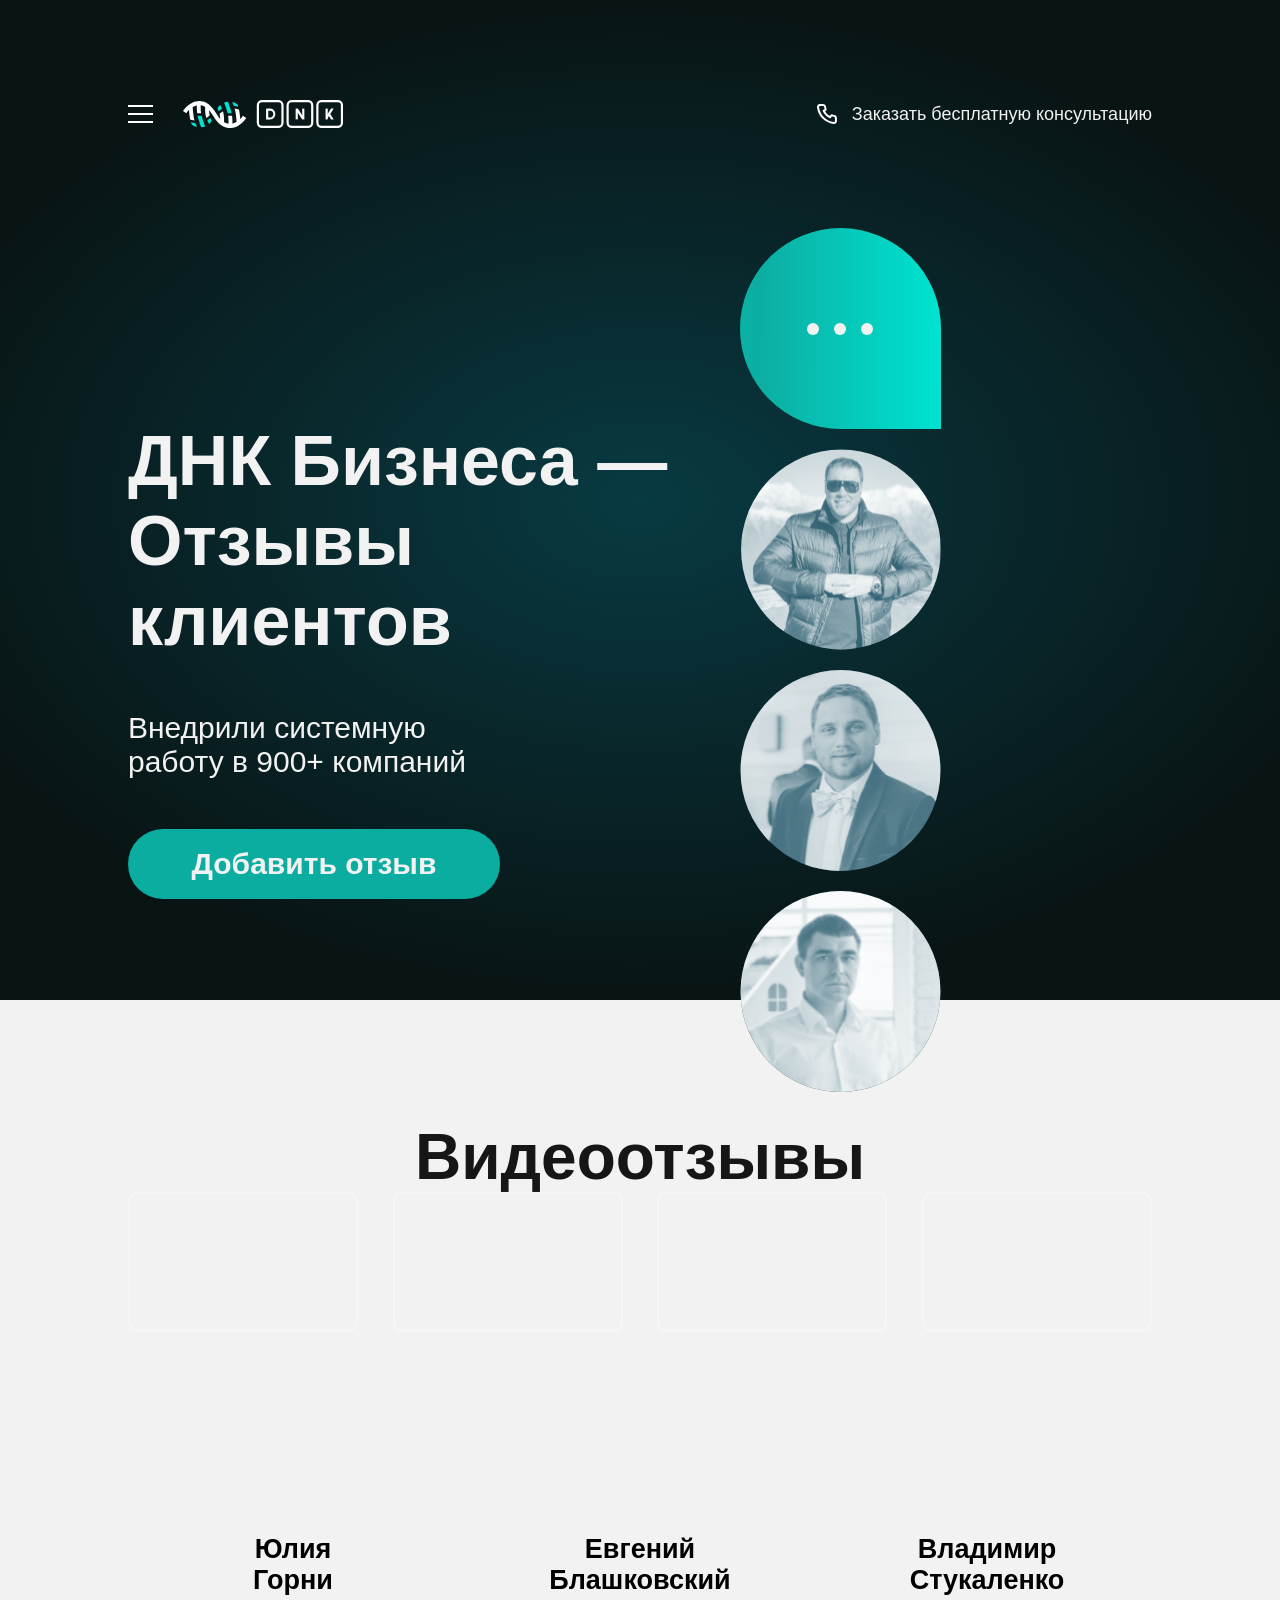
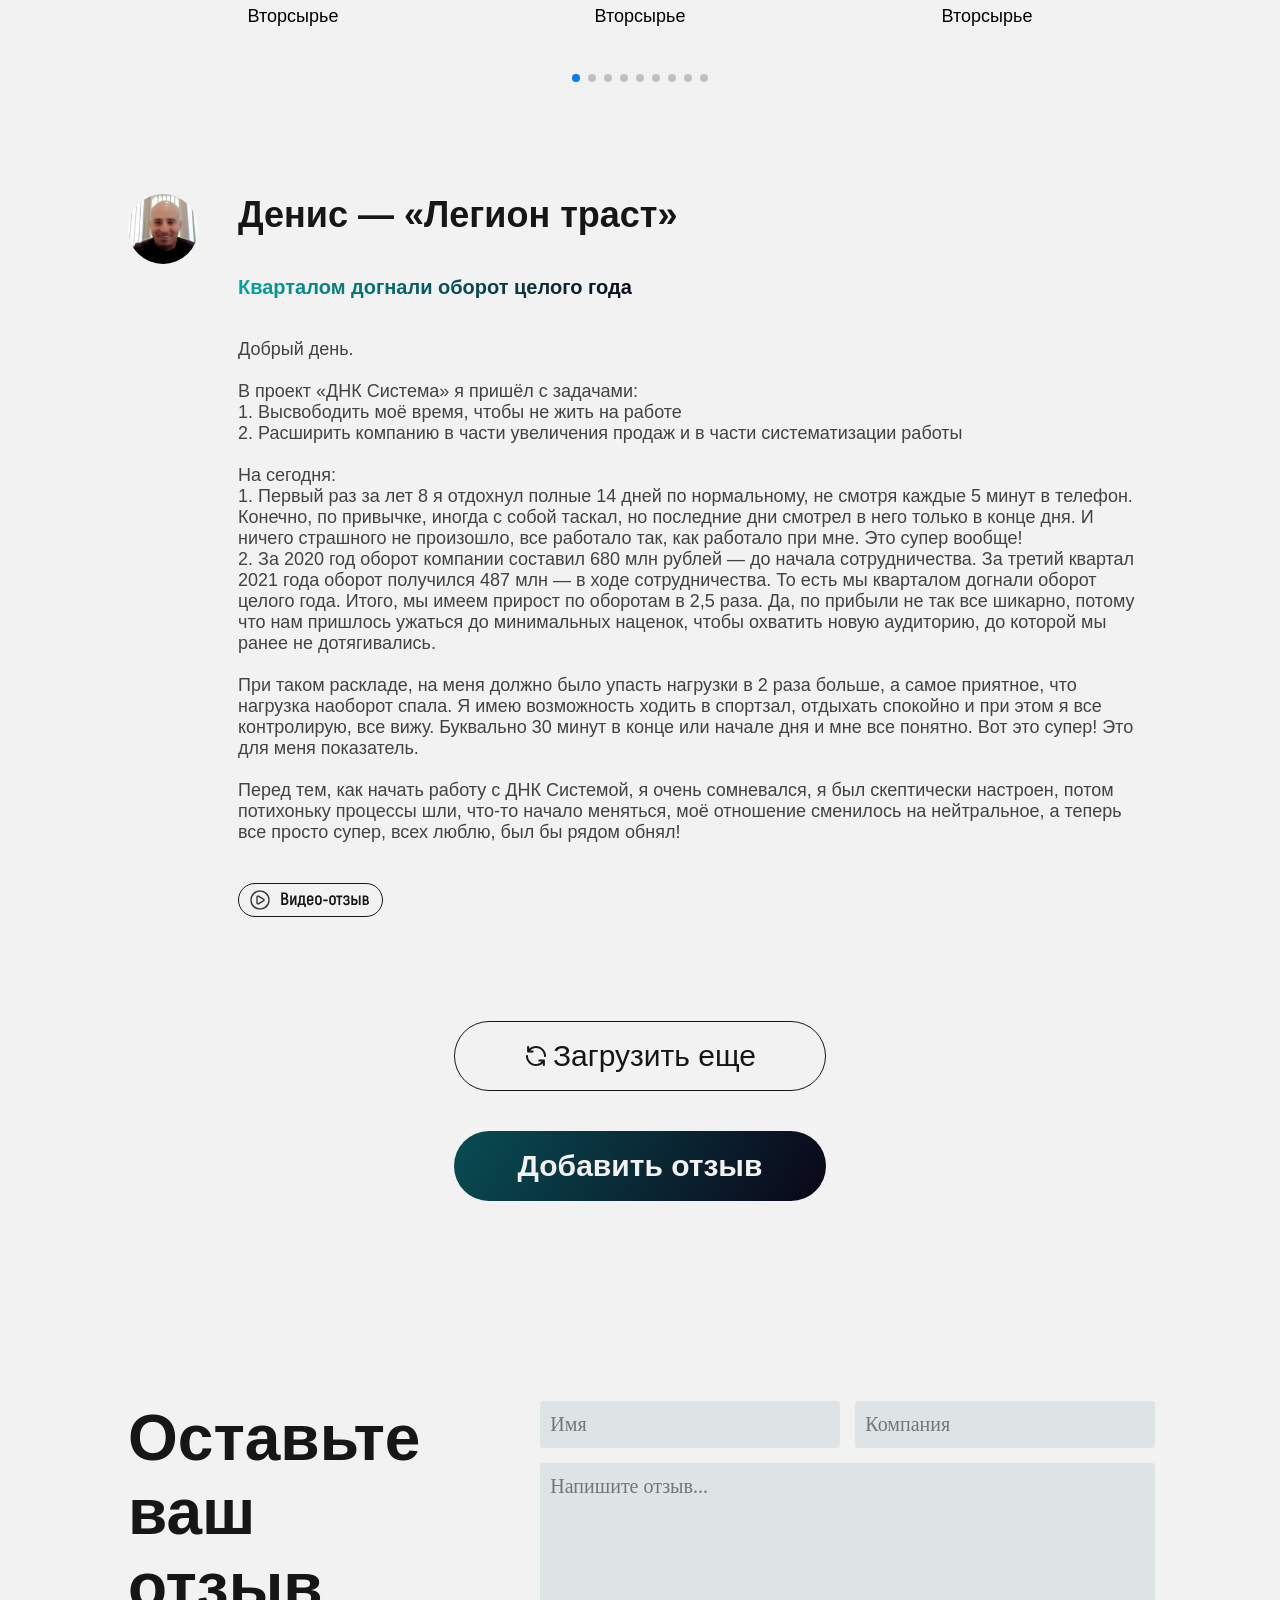
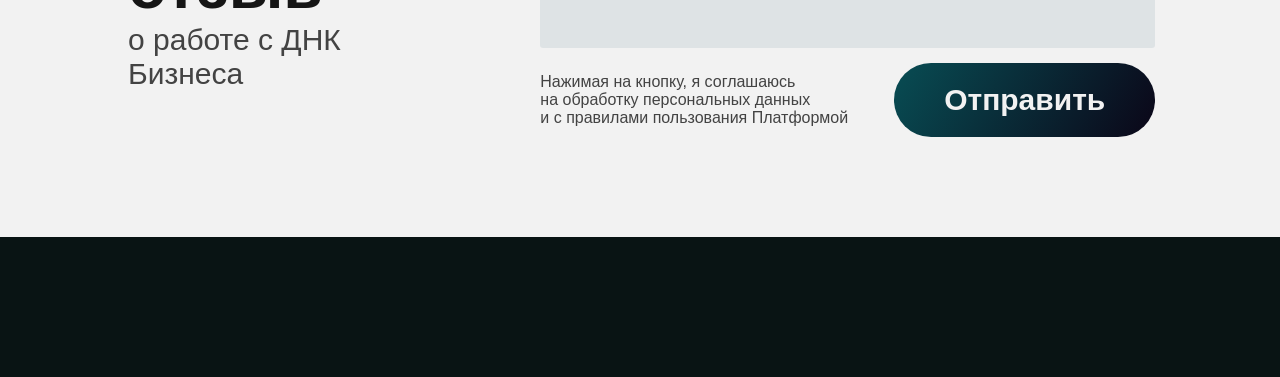
<file: index.html>
<!DOCTYPE html>
<html lang="en">
<head>
    <meta charset="UTF-8">
    <meta http-equiv="X-UA-Compatible" content="IE=edge">
    <meta name="viewport" content="width=device-width, initial-scale=1.0">
    <title>DNK</title>
    <link rel="preconnect" href="https://fonts.googleapis.com">
    <link rel="preconnect" href="https://fonts.gstatic.com" crossorigin>
    <link href="https://fonts.googleapis.com/css2?family=Bebas+Neue&display=swap" rel="stylesheet">
    <link rel="stylesheet" href="CSS/style.css">
    <link rel="stylesheet" href="https://cdn.jsdelivr.net/npm/swiper@9/swiper-bundle.min.css"/>
    <script src="https://cdn.jsdelivr.net/npm/swiper@9/swiper-bundle.min.js"></script>
    <link rel="preconnect" href="https://fonts.googleapis.com">
    <link rel="preconnect" href="https://fonts.gstatic.com" crossorigin>
    <link href="https://fonts.googleapis.com/css2?family=Bebas+Neue&family=Roboto+Condensed:wght@300;400;700&display=swap" rel="stylesheet">
    <link href="https://fonts.cdnfonts.com/css/akrobat" rel="stylesheet">
    <link href="https://fonts.cdnfonts.com/css/montserrat" rel="stylesheet">
                
                
</head>
<body>
    <section class="main_1">
        <header>
            <div class="header_logo">
                <img class= "logo_bar" src="image/Frame 16.svg" alt="">
                <img class="logo_img" src="image/dna system logo 1.svg" alt="">
            </div>
            <div class="header_info">
                <img class="info_call" src="image/Call.svg" alt="">
                <a  class="info_txt" href="">Заказать бесплатную консультацию</a>
            </div>
        </header>
        <section class="main_1_block">
            <div class="main_1_block_1">
                <h1 class="block_1_head">ДНК Бизнеса — <br> Отзывы клиентов</h1>
                <h2 class="block_1_unhead">Внедрили системную <br> работу в 900+ компаний</h2>
                <button class="block_1_btn">
                    <a class="block_1_btn_link" href="#1">Добавить отзыв</a>
                </button>
            </div>
            <div class="main_1_block_2">
                <div class="block_2_fig">
                    <div class="block_2_fig_circle"></div>
                    <div class="block_2_fig_circle"></div>
                    <div class="block_2_fig_circle"></div>
                </div>
                <img class="block_2_img" src="image/Rectangle 2773.svg" alt="">
                <img class="block_2_img" src="image/Rectangle 2775.svg" alt="">
                <img class="block_2_img" src="image/Rectangle 2776.svg" alt="">
            </div>
        </section>
        <section class="main_1_footer">
            <div class="main_1_footer_block1">
                <h2 class="footer_block1_head">900+</h2>
                <p class="footer_block1_txt">кейсов</p>
            </div>
            <div class="main_1_footer_block1">
                <h2 class="footer_block1_head">300</h2>
                <p class="footer_block1_txt">отзывов</p>
            </div>
            <div class="main_1_footer_block1">
                <h2 class="footer_block1_head">9,7</h2>
                <p class="footer_block1_txt">NPS за 2023 год</p>
            </div>
            <div class="main_1_footer_block1">
                <h2 class="footer_block1_head2">мы всем <br> нужны</h2>
            </div>
        </section>
    </section>

    <section class="main_2">
        <h2 class="main_2_head" id="video">Видеоотзывы</h2>
    </section>
    
    <div class="swiper mySwiper">
        <div class="swiper-wrapper">
          <div class="swiper-slide">
            <div class="card">
              <div class="card_block1">
                <iframe 
                  width="560" 
                  height="315" 
                  src="https://www.youtube.com/embed/zuxbv8RM31o" 
                  title="YouTube video player" 
                  frameborder="0" 
                  allow="accelerometer; autoplay; clipboard-write; encrypted-media; gyroscope; picture-in-picture; web-share" 
                  allowfullscreen
                  loading="lazy"
                >
                </iframe>
                <h2>Юлия<br> Горни</h2>
                <p>Вторсырье</p>
              </div>
              <div class="card_block2">
                <iframe 
                  width="200" 
                  height="315" 
                  src="https://www.youtube.com/embed/gG264YzqpCg" 
                  title="YouTube video player" 
                  frameborder="0" 
                  allow="accelerometer; autoplay; clipboard-write; encrypted-media; gyroscope; picture-in-picture; web-share" 
                  allowfullscreen
                  loading="lazy"
                >
                </iframe>
                <h2>Евгений <br> Блашковский</h2>
                <p>Вторсырье</p>
              </div>
              <div class="card_block3">
                <iframe 
                  width="560" 
                  height="315" 
                  src="https://www.youtube.com/embed/3a6IyAx5WP0" 
                  title="YouTube video player" 
                  frameborder="0" 
                  allow="accelerometer; autoplay; clipboard-write; encrypted-media; gyroscope; picture-in-picture; web-share" 
                  allowfullscreen
                  loading="lazy"
                >
                </iframe>
                <h2>Владимир <br> Стукаленко</h2>
                <p>Вторсырье</p>
              </div>
            </div>
            </div>
            <div class="swiper-slide">
            <div class="card">
              <div class="card_block1">
                <iframe width="560" height="315" src="https://www.youtube.com/embed/LtwzqpiUcro" title="YouTube video player" frameborder="0" allow="accelerometer; autoplay; clipboard-write; encrypted-media; gyroscope; picture-in-picture; web-share" allowfullscreen></iframe>
                <h2>Ербол <br> Алпызыпаев</h2>
                <p>Стройматериалы</p>
              </div>
              <div class="card_block2">
                <iframe width="560" height="315" src="https://www.youtube.com/embed/UBQJroyBZcU" title="YouTube video player" frameborder="0" allow="accelerometer; autoplay; clipboard-write; encrypted-media; gyroscope; picture-in-picture; web-share" allowfullscreen></iframe>
                <h2>Евгений <br> Блашковский</h2>
                <p>Автотовары</p>
              </div>
              <div class="card_block3">
                <iframe width="560" height="315" src="https://www.youtube.com/embed/HBnmKuXFVDY" title="YouTube video player" frameborder="0" allow="accelerometer; autoplay; clipboard-write; encrypted-media; gyroscope; picture-in-picture; web-share" allowfullscreen></iframe>
                <h2>Евгений <br> Блашковский</h2>
                <p>Вторсырье</p>
              </div>
            </div>
            </div>
            <div class="swiper-slide">
            <div class="card">
              <div class="card_block1">
                <iframe width="560" height="315" src="https://www.youtube.com/embed/--8hnCNJKVo" title="YouTube video player" frameborder="0" allow="accelerometer; autoplay; clipboard-write; encrypted-media; gyroscope; picture-in-picture; web-share" allowfullscreen></iframe>
                <h2>Евгений <br> Блашковский</h2>
                <p>Общепит</p>
              </div>
              <div class="card_block2">
                <iframe width="560" height="315" src="https://www.youtube.com/embed/TRESLXrfkFE" title="YouTube video player" frameborder="0" allow="accelerometer; autoplay; clipboard-write; encrypted-media; gyroscope; picture-in-picture; web-share" allowfullscreen></iframe>
                <h2>Евгений <br> Блашковский</h2>
                <p>Нефтепродукты</p>
              </div>
              <div class="card_block3">
                <iframe width="560" height="315" src="https://www.youtube.com/embed/OpSnyXVCyy0" title="YouTube video player" frameborder="0" allow="accelerometer; autoplay; clipboard-write; encrypted-media; gyroscope; picture-in-picture; web-share" allowfullscreen></iframe>
                <h2>Евгений <br> Блашковский</h2>
                <p>Вторсырье</p>
              </div>
            </div>
            </div>
            <div class="swiper-slide">
              <div class="card">
                <div class="card_block1">
                  <iframe width="560" height="315" src="https://www.youtube.com/embed/OKv_rZ8Wk00" title="YouTube video player" frameborder="0" allow="accelerometer; autoplay; clipboard-write; encrypted-media; gyroscope; picture-in-picture; web-share" allowfullscreen></iframe>
                  <h2>Евгений <br> Блашковский</h2>
                  <p>Общепит</p>
                </div>
                <div class="card_block2">
                  <iframe width="560" height="315" src="https://www.youtube.com/embed/PM7J45TSN3A" title="YouTube video player" frameborder="0" allow="accelerometer; autoplay; clipboard-write; encrypted-media; gyroscope; picture-in-picture; web-share" allowfullscreen></iframe>
                  <h2>Евгений <br> Блашковский</h2>
                  <p>Нефтепродукты</p>
                </div>
                <div class="card_block3">
                  <iframe width="560" height="315" src="https://www.youtube.com/embed/kRxrtkjbZmI" title="YouTube video player" frameborder="0" allow="accelerometer; autoplay; clipboard-write; encrypted-media; gyroscope; picture-in-picture; web-share" allowfullscreen></iframe>
                  <h2>Евгений <br> Блашковский</h2>
                  <p>Вторсырье</p>
                </div>
              </div>
              
              </div>
              <div class="swiper-slide">
                <div class="card">
                  <div class="card_block1">
                    <iframe width="560" height="315" src="https://www.youtube.com/embed/8QuPj-O0HjY" title="YouTube video player" frameborder="0" allow="accelerometer; autoplay; clipboard-write; encrypted-media; gyroscope; picture-in-picture; web-share" allowfullscreen></iframe>
                    <h2>Евгений <br> Блашковский</h2>
                    <p>Общепит</p>
                  </div>
                  <div class="card_block2">
                    <iframe width="560" height="315" src="https://www.youtube.com/embed/ufQyDb9h7zA" title="YouTube video player" frameborder="0" allow="accelerometer; autoplay; clipboard-write; encrypted-media; gyroscope; picture-in-picture; web-share" allowfullscreen></iframe>
                    <h2>Евгений <br> Блашковский</h2>
                    <p>Нефтепродукты</p>
                  </div>
                  <div class="card_block3">
                    <iframe width="560" height="315" src="https://www.youtube.com/embed/BsDBgVZ0wYI" title="YouTube video player" frameborder="0" allow="accelerometer; autoplay; clipboard-write; encrypted-media; gyroscope; picture-in-picture; web-share" allowfullscreen></iframe>
                    <h2>Евгений <br> Блашковский</h2>
                    <p>Вторсырье</p>
                  </div>
                </div>
                
                </div>
                <div class="swiper-slide">
                  <div class="card">
                    <div class="card_block1">
                      <iframe width="560" height="315" src="https://www.youtube.com/embed/--8hnCNJKVo" title="YouTube video player" frameborder="0" allow="accelerometer; autoplay; clipboard-write; encrypted-media; gyroscope; picture-in-picture; web-share" allowfullscreen></iframe>
                      <h2>Евгений <br> Блашковский</h2>
                      <p>Общепит</p>
                    </div>
                    <div class="card_block2">
                      <iframe width="560" height="315" src="https://www.youtube.com/embed/TRESLXrfkFE" title="YouTube video player" frameborder="0" allow="accelerometer; autoplay; clipboard-write; encrypted-media; gyroscope; picture-in-picture; web-share" allowfullscreen></iframe>
                      <h2>Евгений <br> Блашковский</h2>
                      <p>Нефтепродукты</p>
                    </div>
                    <div class="card_block3">
                      <iframe width="560" height="315" src="https://www.youtube.com/embed/OpSnyXVCyy0" title="YouTube video player" frameborder="0" allow="accelerometer; autoplay; clipboard-write; encrypted-media; gyroscope; picture-in-picture; web-share" allowfullscreen></iframe>
                      <h2>Евгений <br> Блашковский</h2>
                      <p>Вторсырье</p>
                    </div>
                  </div>
                  
                  </div>
                  <div class="swiper-slide">
                    <div class="card">
                      <div class="card_block1">
                        <iframe width="560" height="315" src="https://www.youtube.com/embed/ZOVvmGHZprk" title="YouTube video player" frameborder="0" allow="accelerometer; autoplay; clipboard-write; encrypted-media; gyroscope; picture-in-picture; web-share" allowfullscreen></iframe>
                        <h2>Евгений <br> Блашковский</h2>
                        <p>Общепит</p>
                      </div>
                      <div class="card_block2">
                        <iframe src="https://drive.google.com/file/d/1LAxbREldk3E7HRms5-GRC1Nr-Le-jNK2/preview" width="640" height="480" allow="autoplay"></iframe>
                        <h2>Евгений <br> Блашковский</h2>
                        <p>Нефтепродукты</p>
                      </div>
                      <div class="card_block3">
                        <iframe src="https://drive.google.com/file/d/1XlZ6z5zwE2eYVdS40cCERY5m9aNfXgc1/preview" width="640" height="480" allow="autoplay"></iframe>
                        <h2>Евгений <br> Блашковский</h2>
                        <p>Вторсырье</p>
                      </div>
                    </div>
                    
                    </div>
                    <div class="swiper-slide">
                      <div class="card">
                        <div class="card_block1">
                          <iframe src="https://drive.google.com/file/d/1uSu9rICKYAev7YjW9ded1qMoWW3WJNf3/preview" width="640" height="480" allow="autoplay"></iframe>
                          <h2>Евгений <br> Блашковский</h2>
                          <p>Общепит</p>
                        </div>
                        <div class="card_block2">
                          <iframe src="https://drive.google.com/file/d/10RPj3o4CbG1PeCams2UiRr2k7M3v9LrI/preview" width="640" height="480" allow="autoplay"></iframe>
                          <h2>Евгений <br> Блашковский</h2>
                          <p>Нефтепродукты</p>
                        </div>
                        <div class="card_block3">
                          <iframe src="https://drive.google.com/file/d/1armeLARJoFh8GndgUFlwOw8_z9PbvZTk/preview" width="640" height="480" allow="autoplay"></iframe>
                          <h2>Евгений <br> Блашковский</h2>
                          <p>Вторсырье</p>
                        </div>
                      </div>
                      
                      </div>
                      <div class="swiper-slide">
                        <div class="card">
                          <div class="card_block1">
                            <iframe src="https://drive.google.com/file/d/1ofHvGBiznue14SrcNKAhmXmR56_BZRbY/preview" width="640" height="480" allow="autoplay"></iframe>
                            <h2>Евгений <br> Блашковский</h2>
                            <p>Общепит</p>
                          </div>
                          <div class="card_block2">
                            <iframe src="https://drive.google.com/file/d/1bB47tX5-8vXP9msJMGrcWYCcy5hT1ctz/preview" width="640" height="480" allow="autoplay"></iframe>
                            <h2>Евгений <br> Блашковский</h2>
                            <p>Нефтепродукты</p>
                          </div>
                          <div class="card_block3">
                            <iframe src="https://drive.google.com/file/d/1uSu9rICKYAev7YjW9ded1qMoWW3WJNf3/preview" width="640" height="480" allow="autoplay"></iframe>
                            <h2>Евгений <br> Блашковский</h2>
                            <p>Вторсырье</p>
                          </div>
                        </div>
                        
                        </div>
                
          </div>
          <div class="swiper-pagination"></div>
        </div>
      </div>
    
    <section class="main_3">
        <div class="main_3_block_1">
            <img class="main_3_block_1_img" src="image/Ellipse 267.svg" alt="">
        </div>
        <div class="main_3_block_2">
            <h2 class="main_3_block_2_head">Денис — «Легион траст»</h2>
            <h3 class="main_3_block_2_unhed">Кварталом догнали оборот целого года</h3>
            <p class="main_3_block_2_txt">Добрый день. <br> <br> В проект «ДНК Система» я пришёл с задачами: <br> 
                1. Высвободить моё время, чтобы не жить на работе <br> 
                2. Расширить компанию в части увеличения продаж и в части систематизации работы <br> <br> На сегодня: <br> 
                1. Первый раз за лет 8 я отдохнул полные 14 дней по нормальному, не смотря каждые 5 минут в телефон. Конечно, по привычке, иногда с собой таскал, но последние дни смотрел в него только в конце дня. И ничего страшного не произошло, все работало так, как работало при мне. Это супер вообще! <br>
                2. За 2020 год оборот компании составил 680 млн рублей — до начала сотрудничества. За третий квартал 2021 года оборот получился 487 млн — в ходе сотрудничества. То есть мы кварталом догнали оборот целого года. Итого, мы имеем прирост по оборотам в 2,5 раза. Да, по прибыли не так все шикарно, потому что нам пришлось ужаться до минимальных наценок, чтобы охватить новую аудиторию, до которой мы ранее не дотягивались. <br> <br> При таком раскладе, на меня должно было упасть нагрузки в 2 раза больше, а самое приятное, что нагрузка наоборот спала. Я имею возможность ходить в спортзал, отдыхать спокойно и при этом я все контролирую, все вижу. Буквально 30 минут в конце или начале дня и мне все понятно. Вот это супер! Это для меня показатель. <br> <br> Перед тем, как начать работу с ДНК Системой, я очень сомневался, я был скептически настроен, потом потихоньку процессы шли, что-то начало меняться, моё отношение сменилось на нейтральное, а теперь все просто супер, всех люблю, был бы рядом обнял! </p>
                <a href="#video" target="_self"><img class="main_3_block_2_img" src="image/Frame 18.svg" alt=""></a>
        </div>
    </section>

    <section class="main_4" >
        <button class="main_4_btn_1">
            <img class="main_4_btn_1_img" src="image/Reload.svg" alt="">
            <a class="main_4_btn_1_link" href="#">Загрузить еще</a>
        </button>
        <button class="main_4_btn_2">
            <a class="main_4_btn_2_link" href="#1">Добавить отзыв</a>
        </button>
    </section>

    <section class="main_5">
        <div class="main_5_block_1">
            <h2 class="main_5_block_1_head">Оставьте ваш отзыв</h2>
            <p class="main_5_block_1_txt">о работе с ДНК Бизнеса</p>
        </div>
        <div class="main_5_block_2">
            <form class="main_5_block_2_form_1" id="1" action="send.php" method="post">
                <div class="main_5_block_2_form_2" action="">
                    <input class="main_5_block_2_form_2_inp" type="text" placeholder="Имя">
                    <input class="main_5_block_2_form_2_inp" type="text" placeholder="Компания">
                </div>
                <input class="main_5_block_2_form_1_inp" type="text" placeholder="Напишите отзыв...">
                <section class="main_6">
                    <p class="main_6_txt">Нажимая на кнопку, я соглашаюсь на обработку персональных данных и с правилами пользования Платформой</p>
                    <button onClick="onClick()" class="main_6_btn">
                        <a class="main_6_btn_link" href="">Отправить</a>
                    </button>
                </section>
            </form>
        </div>
    </section>

    <footer>

    </footer>
    <script>
        var swiper = new Swiper(".mySwiper", {
          spaceBetween: 30,
          navigation: {
            nextEl: ".swiper-button-next",
            prevEl: ".swiper-button-prev",
          },
          pagination: {
            el: ".swiper-pagination",
          },
          keyboard: true,
        });
      </script>
    <script src="JS/script.js"></script>
</body>
</html>
</file>
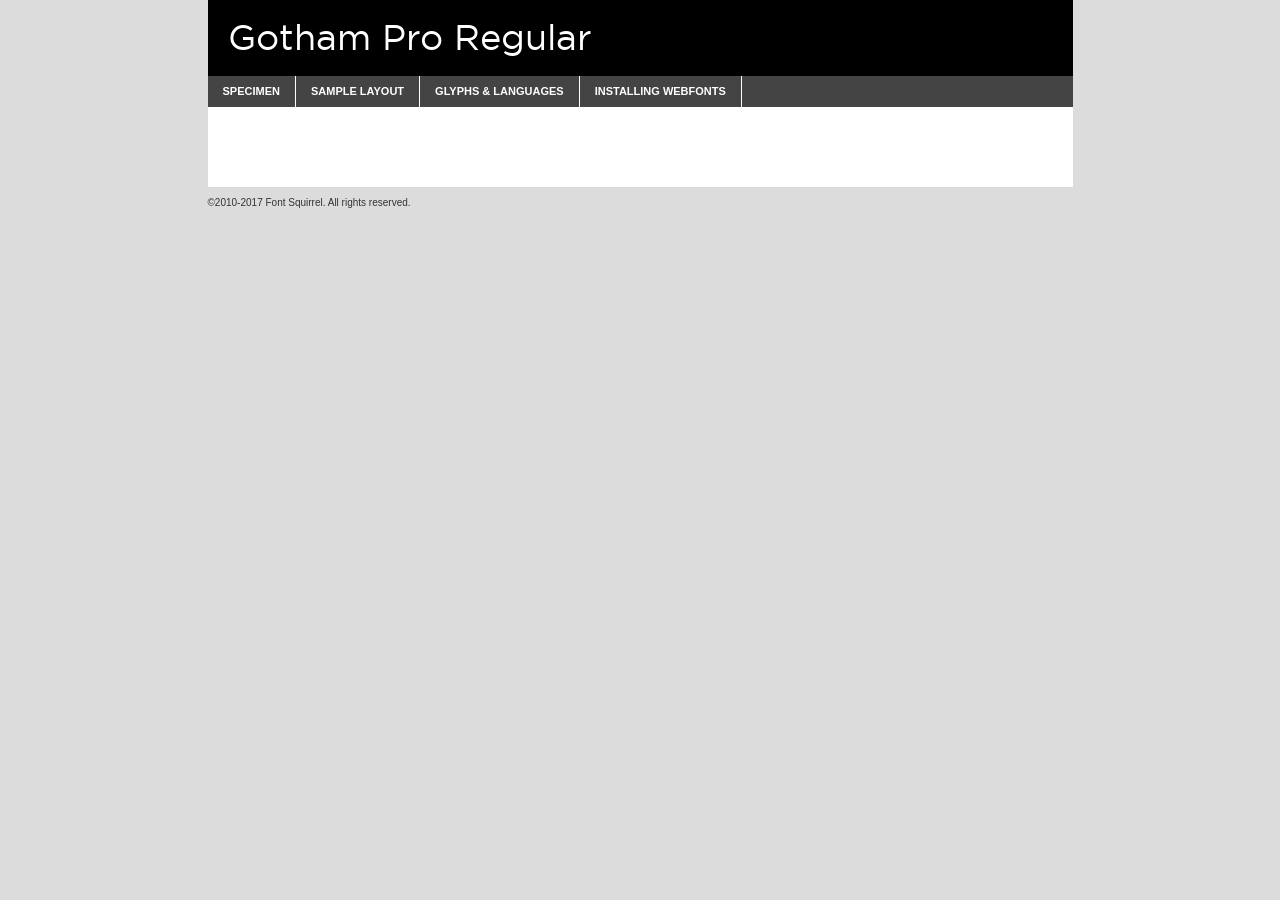
<file: fonts/gothampro-demo.html>
<!DOCTYPE html PUBLIC "-//W3C//DTD XHTML 1.0 Transitional//EN"
        "http://www.w3.org/TR/xhtml1/DTD/xhtml1-transitional.dtd">

<html xmlns="http://www.w3.org/1999/xhtml" xml:lang="en" lang="en">
<head>
    <meta http-equiv="Content-Type" content="text/html; charset=utf-8"/>
    <script src="http://ajax.googleapis.com/ajax/libs/jquery/1.7.2/jquery.min.js" type="text/javascript" charset="utf-8"></script>
    <script type="text/javascript">
		(function($) {
			$.fn.easyTabs = function(option) {
				var param = jQuery.extend({ fadeSpeed: 'fast', defaultContent: 1, activeClass: 'active' }, option);
				$(this).each(function() {
					var thisId = '#' + this.id;
					if ( param.defaultContent == '' )
					{
						param.defaultContent = 1;
					}
					if ( typeof param.defaultContent == 'number' )
					{
						var defaultTab = $(thisId + ' .tabs li:eq(' + (param.defaultContent - 1) + ') a').attr('href').substr(1);
					}
					else
					{
						var defaultTab = param.defaultContent;
					}
					$(thisId + ' .tabs li a').each(function() {
						var tabToHide = $(this).attr('href').substr(1);
						$('#' + tabToHide).addClass('easytabs-tab-content');
					});
					hideAll();
					changeContent(defaultTab);

					function hideAll() {$(thisId + ' .easytabs-tab-content').hide();}

					function changeContent(tabId)
					{
						hideAll();
						$(thisId + ' .tabs li').removeClass(param.activeClass);
						$(thisId + ' .tabs li a[href=#' + tabId + ']').closest('li').addClass(param.activeClass);
						if ( param.fadeSpeed != 'none' )
						{
							$(thisId + ' #' + tabId).fadeIn(param.fadeSpeed);
						}
						else
						{
							$(thisId + ' #' + tabId).show();
						}
					}

					$(thisId + ' .tabs li').click(function() {
						var tabId = $(this).find('a').attr('href').substr(1);
						changeContent(tabId);
						return false;
					});
				});
			}
		})(jQuery);
    </script>
    <link rel="stylesheet" href="specimen_files/specimen_stylesheet.css" type="text/css" charset="utf-8"/>
    <link rel="stylesheet" href="stylesheet.css" type="text/css" charset="utf-8"/>

    <style type="text/css">
        		body {
			font-family: 'gotham_proregular';
        		}

            </style>

    <title>Gotham Pro Regular Specimen</title>


    <script type="text/javascript" charset="utf-8">
		$(document).ready(function() {
			$('#container').easyTabs({ defaultContent: 1 });
		});
    </script>
</head>

<body>
<div id="container">
    <div id="header">
		Gotham Pro Regular    </div>
    <ul class="tabs">
        <li><a href="#specimen">Specimen</a></li>
        <li><a href="#layout">Sample Layout</a></li>
		        <li><a href="#glyphs">Glyphs &amp; Languages</a></li>
        <li><a href="#installing">Installing Webfonts</a></li>

    </ul>

    <div id="main_content">


        <div id="specimen">

            <div class="section">
                <div class="grid12 firstcol">
                    <div class="huge">AaBb</div>
                </div>
            </div>

            <div class="section">
                <div class="glyph_range">A&#x200B;B&#x200b;C&#x200b;D&#x200b;E&#x200b;F&#x200b;G&#x200b;H&#x200b;I&#x200b;J&#x200b;K&#x200b;L&#x200b;M&#x200b;N&#x200b;O&#x200b;P&#x200b;Q&#x200b;R&#x200b;S&#x200b;T&#x200b;U&#x200b;V&#x200b;W&#x200b;X&#x200b;Y&#x200b;Z&#x200b;a&#x200b;b&#x200b;c&#x200b;d&#x200b;e&#x200b;f&#x200b;g&#x200b;h&#x200b;i&#x200b;j&#x200b;k&#x200b;l&#x200b;m&#x200b;n&#x200b;o&#x200b;p&#x200b;q&#x200b;r&#x200b;s&#x200b;t&#x200b;u&#x200b;v&#x200b;w&#x200b;x&#x200b;y&#x200b;z&#x200b;1&#x200b;2&#x200b;3&#x200b;4&#x200b;5&#x200b;6&#x200b;7&#x200b;8&#x200b;9&#x200b;0&#x200b;&amp;&#x200b;.&#x200b;,&#x200b;?&#x200b;!&#x200b;&#64;&#x200b;(&#x200b;)&#x200b;#&#x200b;$&#x200b;%&#x200b;*&#x200b;+&#x200b;-&#x200b;=&#x200b;:&#x200b;;</div>
            </div>
            <div class="section">
                <div class="grid12 firstcol">
                    <table class="sample_table">
                        <tr>
                            <td>10</td>
                            <td class="size10">abcdefghijklmnopqrstuvwxyzABCDEFGHIJKLMNOPQRSTUVWXYZ0123456789abcdefghijklmnopqrstuvwxyzABCDEFGHIJKLMNOPQRSTUVWXYZ0123456789abcdefghijklmnopqrstuvwxyzABCDEFGHIJKLMNOPQRSTUVWXYZ</td>
                        </tr>
                        <tr>
                            <td>11</td>
                            <td class="size11">abcdefghijklmnopqrstuvwxyzABCDEFGHIJKLMNOPQRSTUVWXYZ0123456789abcdefghijklmnopqrstuvwxyzABCDEFGHIJKLMNOPQRSTUVWXYZ0123456789abcdefghijklmnopqrstuvwxyzABCDEFGHIJKLMNOPQRSTUVWXYZ</td>
                        </tr>
                        <tr>
                            <td>12</td>
                            <td class="size12">abcdefghijklmnopqrstuvwxyzABCDEFGHIJKLMNOPQRSTUVWXYZ0123456789abcdefghijklmnopqrstuvwxyzABCDEFGHIJKLMNOPQRSTUVWXYZ0123456789abcdefghijklmnopqrstuvwxyzABCDEFGHIJKLMNOPQRSTUVWXYZ</td>
                        </tr>
                        <tr>
                            <td>13</td>
                            <td class="size13">abcdefghijklmnopqrstuvwxyzABCDEFGHIJKLMNOPQRSTUVWXYZ0123456789abcdefghijklmnopqrstuvwxyzABCDEFGHIJKLMNOPQRSTUVWXYZ0123456789abcdefghijklmnopqrstuvwxyzABCDEFGHIJKLMNOPQRSTUVWXYZ</td>
                        </tr>
                        <tr>
                            <td>14</td>
                            <td class="size14">abcdefghijklmnopqrstuvwxyzABCDEFGHIJKLMNOPQRSTUVWXYZ0123456789abcdefghijklmnopqrstuvwxyzABCDEFGHIJKLMNOPQRSTUVWXYZ0123456789abcdefghijklmnopqrstuvwxyzABCDEFGHIJKLMNOPQRSTUVWXYZ</td>
                        </tr>
                        <tr>
                            <td>16</td>
                            <td class="size16">abcdefghijklmnopqrstuvwxyzABCDEFGHIJKLMNOPQRSTUVWXYZ0123456789abcdefghijklmnopqrstuvwxyzABCDEFGHIJKLMNOPQRSTUVWXYZ</td>
                        </tr>
                        <tr>
                            <td>18</td>
                            <td class="size18">abcdefghijklmnopqrstuvwxyzABCDEFGHIJKLMNOPQRSTUVWXYZ0123456789abcdefghijklmnopqrstuvwxyzABCDEFGHIJKLMNOPQRSTUVWXYZ</td>
                        </tr>
                        <tr>
                            <td>20</td>
                            <td class="size20">abcdefghijklmnopqrstuvwxyzABCDEFGHIJKLMNOPQRSTUVWXYZ0123456789abcdefghijklmnopqrstuvwxyzABCDEFGHIJKLMNOPQRSTUVWXYZ</td>
                        </tr>
                        <tr>
                            <td>24</td>
                            <td class="size24">abcdefghijklmnopqrstuvwxyzABCDEFGHIJKLMNOPQRSTUVWXYZ0123456789abcdefghijklmnopqrstuvwxyzABCDEFGHIJKLMNOPQRSTUVWXYZ</td>
                        </tr>
                        <tr>
                            <td>30</td>
                            <td class="size30">abcdefghijklmnopqrstuvwxyzABCDEFGHIJKLMNOPQRSTUVWXYZ0123456789abcdefghijklmnopqrstuvwxyzABCDEFGHIJKLMNOPQRSTUVWXYZ</td>
                        </tr>
                        <tr>
                            <td>36</td>
                            <td class="size36">abcdefghijklmnopqrstuvwxyzABCDEFGHIJKLMNOPQRSTUVWXYZ0123456789abcdefghijklmnopqrstuvwxyzABCDEFGHIJKLMNOPQRSTUVWXYZ</td>
                        </tr>
                        <tr>
                            <td>48</td>
                            <td class="size48">abcdefghijklmnopqrstuvwxyzABCDEFGHIJKLMNOPQRSTUVWXYZ0123456789abcdefghijklmnopqrstuvwxyzABCDEFGHIJKLMNOPQRSTUVWXYZ</td>
                        </tr>
                        <tr>
                            <td>60</td>
                            <td class="size60">abcdefghijklmnopqrstuvwxyzABCDEFGHIJKLMNOPQRSTUVWXYZ0123456789abcdefghijklmnopqrstuvwxyzABCDEFGHIJKLMNOPQRSTUVWXYZ</td>
                        </tr>
                        <tr>
                            <td>72</td>
                            <td class="size72">abcdefghijklmnopqrstuvwxyzABCDEFGHIJKLMNOPQRSTUVWXYZ0123456789abcdefghijklmnopqrstuvwxyzABCDEFGHIJKLMNOPQRSTUVWXYZ</td>
                        </tr>
                        <tr>
                            <td>90</td>
                            <td class="size90">abcdefghijklmnopqrstuvwxyzABCDEFGHIJKLMNOPQRSTUVWXYZ0123456789abcdefghijklmnopqrstuvwxyzABCDEFGHIJKLMNOPQRSTUVWXYZ</td>
                        </tr>
                    </table>

                </div>

            </div>


            <div class="section" id="bodycomparison">


                <div id="xheight">
                    <div class="fontbody">&#x25FC;&#x25FC;&#x25FC;&#x25FC;&#x25FC;&#x25FC;&#x25FC;&#x25FC;&#x25FC;&#x25FC;&#x25FC;&#x25FC;&#x25FC;&#x25FC;&#x25FC;&#x25FC;&#x25FC;&#x25FC;&#x25FC;&#x25FC;&#x25FC;&#x25FC;&#x25FC;&#x25FC;&#x25FC;&#x25FC;&#x25FC;&#x25FC;&#x25FC;&#x25FC;&#x25FC;&#x25FC;&#x25FC;&#x25FC;&#x25FC;&#x25FC;&#x25FC;&#x25FC;&#x25FC;&#x25FC;&#x25FC;&#x25FC;&#x25FC;&#x25FC;&#x25FC;&#x25FC;&#x25FC;&#x25FC;&#x25FC;&#x25FC;&#x25FC;&#x25FC;&#x25FC;&#x25FC;&#x25FC;&#x25FC;&#x25FC;&#x25FC;&#x25FC;&#x25FC;&#x25FC;&#x25FC;&#x25FC;&#x25FC;&#x25FC;&#x25FC;&#x25FC;&#x25FC;&#x25FC;&#x25FC;&#x25FC;&#x25FC;&#x25FC;&#x25FC;&#x25FC;&#x25FC;&#x25FC;&#x25FC;&#x25FC;&#x25FC;&#x25FC;&#x25FC;&#x25FC;&#x25FC;&#x25FC;&#x25FC;&#x25FC;&#x25FC;&#x25FC;&#x25FC;&#x25FC;&#x25FC;&#x25FC;&#x25FC;&#x25FC;&#x25FC;&#x25FC;&#x25FC;&#x25FC;body</div>
                    <div class="arialbody">body</div>
                    <div class="verdanabody">body</div>
                    <div class="georgiabody">body</div>
                </div>
                <div class="fontbody" style="z-index:1">
                    body<span>Gotham Pro Regular</span>
                </div>
                <div class="arialbody" style="z-index:1">
                    body<span>Arial</span>
                </div>
                <div class="verdanabody" style="z-index:1">
                    body<span>Verdana</span>
                </div>
                <div class="georgiabody" style="z-index:1">
                    body<span>Georgia</span>
                </div>


            </div>


            <div class="section psample psample_row1" id="">

                <div class="grid2 firstcol">
                    <p class="size10"><span>10.</span>Aenean lacinia bibendum nulla sed consectetur. Fusce dapibus, tellus ac cursus commodo, tortor mauris condimentum nibh, ut fermentum massa justo sit amet risus. Nullam id dolor id nibh ultricies vehicula ut id elit. Cum sociis natoque penatibus et magnis dis parturient montes, nascetur ridiculus mus. Nulla vitae elit libero, a pharetra augue.</p>

                </div>
                <div class="grid3">
                    <p class="size11"><span>11.</span>Aenean lacinia bibendum nulla sed consectetur. Fusce dapibus, tellus ac cursus commodo, tortor mauris condimentum nibh, ut fermentum massa justo sit amet risus. Nullam id dolor id nibh ultricies vehicula ut id elit. Cum sociis natoque penatibus et magnis dis parturient montes, nascetur ridiculus mus. Nulla vitae elit libero, a pharetra augue.</p>

                </div>
                <div class="grid3">
                    <p class="size12"><span>12.</span>Aenean lacinia bibendum nulla sed consectetur. Fusce dapibus, tellus ac cursus commodo, tortor mauris condimentum nibh, ut fermentum massa justo sit amet risus. Nullam id dolor id nibh ultricies vehicula ut id elit. Cum sociis natoque penatibus et magnis dis parturient montes, nascetur ridiculus mus. Nulla vitae elit libero, a pharetra augue.</p>

                </div>
                <div class="grid4">
                    <p class="size13"><span>13.</span>Aenean lacinia bibendum nulla sed consectetur. Fusce dapibus, tellus ac cursus commodo, tortor mauris condimentum nibh, ut fermentum massa justo sit amet risus. Nullam id dolor id nibh ultricies vehicula ut id elit. Cum sociis natoque penatibus et magnis dis parturient montes, nascetur ridiculus mus. Nulla vitae elit libero, a pharetra augue.</p>

                </div>
                <div class="white_blend"></div>

            </div>
            <div class="section psample psample_row2" id="">
                <div class="grid3 firstcol">
                    <p class="size14"><span>14.</span>Aenean lacinia bibendum nulla sed consectetur. Fusce dapibus, tellus ac cursus commodo, tortor mauris condimentum nibh, ut fermentum massa justo sit amet risus. Nullam id dolor id nibh ultricies vehicula ut id elit. Cum sociis natoque penatibus et magnis dis parturient montes, nascetur ridiculus mus. Nulla vitae elit libero, a pharetra augue.</p>

                </div>
                <div class="grid4">
                    <p class="size16"><span>16.</span>Aenean lacinia bibendum nulla sed consectetur. Fusce dapibus, tellus ac cursus commodo, tortor mauris condimentum nibh, ut fermentum massa justo sit amet risus. Nullam id dolor id nibh ultricies vehicula ut id elit. Cum sociis natoque penatibus et magnis dis parturient montes, nascetur ridiculus mus. Nulla vitae elit libero, a pharetra augue.</p>

                </div>
                <div class="grid5">
                    <p class="size18"><span>18.</span>Aenean lacinia bibendum nulla sed consectetur. Fusce dapibus, tellus ac cursus commodo, tortor mauris condimentum nibh, ut fermentum massa justo sit amet risus. Nullam id dolor id nibh ultricies vehicula ut id elit. Cum sociis natoque penatibus et magnis dis parturient montes, nascetur ridiculus mus. Nulla vitae elit libero, a pharetra augue.</p>

                </div>

                <div class="white_blend"></div>

            </div>

            <div class="section psample psample_row3" id="">
                <div class="grid5 firstcol">
                    <p class="size20"><span>20.</span>Aenean lacinia bibendum nulla sed consectetur. Fusce dapibus, tellus ac cursus commodo, tortor mauris condimentum nibh, ut fermentum massa justo sit amet risus. Nullam id dolor id nibh ultricies vehicula ut id elit. Cum sociis natoque penatibus et magnis dis parturient montes, nascetur ridiculus mus. Nulla vitae elit libero, a pharetra augue.</p>
                </div>
                <div class="grid7">
                    <p class="size24"><span>24.</span>Aenean lacinia bibendum nulla sed consectetur. Fusce dapibus, tellus ac cursus commodo, tortor mauris condimentum nibh, ut fermentum massa justo sit amet risus. Nullam id dolor id nibh ultricies vehicula ut id elit. Cum sociis natoque penatibus et magnis dis parturient montes, nascetur ridiculus mus. Nulla vitae elit libero, a pharetra augue.</p>
                </div>

                <div class="white_blend"></div>

            </div>

            <div class="section psample psample_row4" id="">
                <div class="grid12 firstcol">
                    <p class="size30"><span>30.</span>Aenean lacinia bibendum nulla sed consectetur. Fusce dapibus, tellus ac cursus commodo, tortor mauris condimentum nibh, ut fermentum massa justo sit amet risus. Nullam id dolor id nibh ultricies vehicula ut id elit. Cum sociis natoque penatibus et magnis dis parturient montes, nascetur ridiculus mus. Nulla vitae elit libero, a pharetra augue.</p>
                </div>
                <div class="white_blend"></div>

            </div>


            <div class="section psample psample_row1 fullreverse">
                <div class="grid2 firstcol">
                    <p class="size10"><span>10.</span>Aenean lacinia bibendum nulla sed consectetur. Fusce dapibus, tellus ac cursus commodo, tortor mauris condimentum nibh, ut fermentum massa justo sit amet risus. Nullam id dolor id nibh ultricies vehicula ut id elit. Cum sociis natoque penatibus et magnis dis parturient montes, nascetur ridiculus mus. Nulla vitae elit libero, a pharetra augue.</p>

                </div>
                <div class="grid3">
                    <p class="size11"><span>11.</span>Aenean lacinia bibendum nulla sed consectetur. Fusce dapibus, tellus ac cursus commodo, tortor mauris condimentum nibh, ut fermentum massa justo sit amet risus. Nullam id dolor id nibh ultricies vehicula ut id elit. Cum sociis natoque penatibus et magnis dis parturient montes, nascetur ridiculus mus. Nulla vitae elit libero, a pharetra augue.</p>

                </div>
                <div class="grid3">
                    <p class="size12"><span>12.</span>Aenean lacinia bibendum nulla sed consectetur. Fusce dapibus, tellus ac cursus commodo, tortor mauris condimentum nibh, ut fermentum massa justo sit amet risus. Nullam id dolor id nibh ultricies vehicula ut id elit. Cum sociis natoque penatibus et magnis dis parturient montes, nascetur ridiculus mus. Nulla vitae elit libero, a pharetra augue.</p>

                </div>
                <div class="grid4">
                    <p class="size13"><span>13.</span>Aenean lacinia bibendum nulla sed consectetur. Fusce dapibus, tellus ac cursus commodo, tortor mauris condimentum nibh, ut fermentum massa justo sit amet risus. Nullam id dolor id nibh ultricies vehicula ut id elit. Cum sociis natoque penatibus et magnis dis parturient montes, nascetur ridiculus mus. Nulla vitae elit libero, a pharetra augue.</p>

                </div>
                <div class="black_blend"></div>

            </div>

            <div class="section psample psample_row2 fullreverse">
                <div class="grid3 firstcol">
                    <p class="size14"><span>14.</span>Aenean lacinia bibendum nulla sed consectetur. Fusce dapibus, tellus ac cursus commodo, tortor mauris condimentum nibh, ut fermentum massa justo sit amet risus. Nullam id dolor id nibh ultricies vehicula ut id elit. Cum sociis natoque penatibus et magnis dis parturient montes, nascetur ridiculus mus. Nulla vitae elit libero, a pharetra augue.</p>

                </div>
                <div class="grid4">
                    <p class="size16"><span>16.</span>Aenean lacinia bibendum nulla sed consectetur. Fusce dapibus, tellus ac cursus commodo, tortor mauris condimentum nibh, ut fermentum massa justo sit amet risus. Nullam id dolor id nibh ultricies vehicula ut id elit. Cum sociis natoque penatibus et magnis dis parturient montes, nascetur ridiculus mus. Nulla vitae elit libero, a pharetra augue.</p>

                </div>
                <div class="grid5">
                    <p class="size18"><span>18.</span>Aenean lacinia bibendum nulla sed consectetur. Fusce dapibus, tellus ac cursus commodo, tortor mauris condimentum nibh, ut fermentum massa justo sit amet risus. Nullam id dolor id nibh ultricies vehicula ut id elit. Cum sociis natoque penatibus et magnis dis parturient montes, nascetur ridiculus mus. Nulla vitae elit libero, a pharetra augue.</p>

                </div>
                <div class="black_blend"></div>

            </div>

            <div class="section psample fullreverse psample_row3" id="">
                <div class="grid5 firstcol">
                    <p class="size20"><span>20.</span>Aenean lacinia bibendum nulla sed consectetur. Fusce dapibus, tellus ac cursus commodo, tortor mauris condimentum nibh, ut fermentum massa justo sit amet risus. Nullam id dolor id nibh ultricies vehicula ut id elit. Cum sociis natoque penatibus et magnis dis parturient montes, nascetur ridiculus mus. Nulla vitae elit libero, a pharetra augue.</p>
                </div>
                <div class="grid7">
                    <p class="size24"><span>24.</span>Aenean lacinia bibendum nulla sed consectetur. Fusce dapibus, tellus ac cursus commodo, tortor mauris condimentum nibh, ut fermentum massa justo sit amet risus. Nullam id dolor id nibh ultricies vehicula ut id elit. Cum sociis natoque penatibus et magnis dis parturient montes, nascetur ridiculus mus. Nulla vitae elit libero, a pharetra augue.</p>
                </div>

                <div class="black_blend"></div>

            </div>

            <div class="section psample fullreverse psample_row4" id="" style="border-bottom: 20px #000 solid;">
                <div class="grid12 firstcol">
                    <p class="size30"><span>30.</span>Aenean lacinia bibendum nulla sed consectetur. Fusce dapibus, tellus ac cursus commodo, tortor mauris condimentum nibh, ut fermentum massa justo sit amet risus. Nullam id dolor id nibh ultricies vehicula ut id elit. Cum sociis natoque penatibus et magnis dis parturient montes, nascetur ridiculus mus. Nulla vitae elit libero, a pharetra augue.</p>
                </div>
                <div class="black_blend"></div>

            </div>


        </div>

        <div id="layout">

            <div class="section">

                <div class="grid12 firstcol">
                    <h1>Lorem Ipsum Dolor</h1>
                    <h2>Etiam porta sem malesuada magna mollis euismod</h2>

                    <p class="byline">By <a href="#link">Aenean Lacinia</a></p>
                </div>
            </div>
            <div class="section">
                <div class="grid8 firstcol">
                    <p class="large">Donec sed odio dui. Morbi leo risus, porta ac consectetur ac, vestibulum at eros. Fusce dapibus, tellus ac cursus commodo, tortor mauris condimentum nibh, ut fermentum massa justo sit amet risus. </p>


                    <h3>Pellentesque ornare sem</h3>

                    <p>Maecenas sed diam eget risus varius blandit sit amet non magna. Maecenas faucibus mollis interdum. Donec ullamcorper nulla non metus auctor fringilla. Nullam id dolor id nibh ultricies vehicula ut id elit. Nullam id dolor id nibh ultricies vehicula ut id elit. </p>

                    <p>Aenean eu leo quam. Pellentesque ornare sem lacinia quam venenatis vestibulum. Lorem ipsum dolor sit amet, consectetur adipiscing elit. Cum sociis natoque penatibus et magnis dis parturient montes, nascetur ridiculus mus. </p>

                    <p>Nulla vitae elit libero, a pharetra augue. Praesent commodo cursus magna, vel scelerisque nisl consectetur et. Aenean lacinia bibendum nulla sed consectetur. </p>

                    <p>Nullam quis risus eget urna mollis ornare vel eu leo. Nullam quis risus eget urna mollis ornare vel eu leo. Maecenas sed diam eget risus varius blandit sit amet non magna. Donec ullamcorper nulla non metus auctor fringilla. </p>

                    <h3>Cras mattis consectetur</h3>

                    <p>Aenean eu leo quam. Pellentesque ornare sem lacinia quam venenatis vestibulum. Aenean lacinia bibendum nulla sed consectetur. Integer posuere erat a ante venenatis dapibus posuere velit aliquet. Cras mattis consectetur purus sit amet fermentum. </p>

                    <p>Nullam id dolor id nibh ultricies vehicula ut id elit. Nullam quis risus eget urna mollis ornare vel eu leo. Cras mattis consectetur purus sit amet fermentum.</p>
                </div>

                <div class="grid4 sidebar">

                    <div class="box reverse">
                        <p class="last">Nullam quis risus eget urna mollis ornare vel eu leo. Donec ullamcorper nulla non metus auctor fringilla. Cras mattis consectetur purus sit amet fermentum. Sed posuere consectetur est at lobortis. Lorem ipsum dolor sit amet, consectetur adipiscing elit. </p>
                    </div>

                    <p class="caption">Maecenas sed diam eget risus varius.</p>

                    <p>Vestibulum id ligula porta felis euismod semper. Integer posuere erat a ante venenatis dapibus posuere velit aliquet. Vestibulum id ligula porta felis euismod semper. Sed posuere consectetur est at lobortis. Maecenas sed diam eget risus varius blandit sit amet non magna. Fusce dapibus, tellus ac cursus commodo, tortor mauris condimentum nibh, ut fermentum massa justo sit amet risus. </p>


                    <p>Duis mollis, est non commodo luctus, nisi erat porttitor ligula, eget lacinia odio sem nec elit. Aenean lacinia bibendum nulla sed consectetur. Vivamus sagittis lacus vel augue laoreet rutrum faucibus dolor auctor. Aenean lacinia bibendum nulla sed consectetur. Nullam quis risus eget urna mollis ornare vel eu leo. </p>

                    <p>Praesent commodo cursus magna, vel scelerisque nisl consectetur et. Donec ullamcorper nulla non metus auctor fringilla. Maecenas faucibus mollis interdum. Fusce dapibus, tellus ac cursus commodo, tortor mauris condimentum nibh, ut fermentum massa justo sit amet risus. </p>

                </div>
            </div>

        </div>


		

        <div id="glyphs">
            <div class="section">
                <div class="grid12 firstcol">

                    <h1>Language Support</h1>
                    <p>The subset of Gotham Pro Regular in this kit supports the following languages:<br/>

						Albanian, Basque, Breton, Chamorro, Danish, Dutch, English, Faroese, Finnish, French, Frisian, Galician, German, Icelandic, Italian, Malagasy, Norwegian, Portuguese, Spanish, Alsatian, Aragonese, Arapaho, Arrernte, Asturian, Aymara, Bislama, Cebuano, Corsican, Fijian, French_creole, Genoese, Gilbertese, Greenlandic, Haitian_creole, Hiligaynon, Hmong, Hopi, Ibanag, Iloko_ilokano, Indonesian, Interglossa_glosa, Interlingua, Irish_gaelic, Jerriais, Lojban, Lombard, Luxembourgeois, Manx, Mohawk, Norfolk_pitcairnese, Occitan, Oromo, Pangasinan, Papiamento, Piedmontese, Potawatomi, Rhaeto-romance, Romansh, Rotokas, Sami_lule, Samoan, Sardinian, Scots_gaelic, Seychelles_creole, Shona, Sicilian, Somali, Southern_ndebele, Swahili, Swati_swazi, Tagalog_filipino_pilipino, Tetum, Tok_pisin, Uyghur_latinized, Volapuk, Walloon, Warlpiri, Xhosa, Yapese, Zulu, Latinbasic, Ubasic, Demo                    </p>
                    <h1>Glyph Chart</h1>
                    <p>The subset of Gotham Pro Regular in this kit includes all the glyphs listed below. Unicode entities are included above each glyph to help you insert individual characters into your layout.</p>
                    <div id="glyph_chart">

																				                                <div><p>&amp;#13;</p>&#13;</div>
																				                                <div><p>&amp;#32;</p>&#32;</div>
																				                                <div><p>&amp;#33;</p>&#33;</div>
																				                                <div><p>&amp;#34;</p>&#34;</div>
																				                                <div><p>&amp;#35;</p>&#35;</div>
																				                                <div><p>&amp;#36;</p>&#36;</div>
																				                                <div><p>&amp;#37;</p>&#37;</div>
																				                                <div><p>&amp;#38;</p>&#38;</div>
																				                                <div><p>&amp;#39;</p>&#39;</div>
																				                                <div><p>&amp;#40;</p>&#40;</div>
																				                                <div><p>&amp;#41;</p>&#41;</div>
																				                                <div><p>&amp;#42;</p>&#42;</div>
																				                                <div><p>&amp;#43;</p>&#43;</div>
																				                                <div><p>&amp;#44;</p>&#44;</div>
																				                                <div><p>&amp;#45;</p>&#45;</div>
																				                                <div><p>&amp;#46;</p>&#46;</div>
																				                                <div><p>&amp;#47;</p>&#47;</div>
																				                                <div><p>&amp;#48;</p>&#48;</div>
																				                                <div><p>&amp;#49;</p>&#49;</div>
																				                                <div><p>&amp;#50;</p>&#50;</div>
																				                                <div><p>&amp;#51;</p>&#51;</div>
																				                                <div><p>&amp;#52;</p>&#52;</div>
																				                                <div><p>&amp;#53;</p>&#53;</div>
																				                                <div><p>&amp;#54;</p>&#54;</div>
																				                                <div><p>&amp;#55;</p>&#55;</div>
																				                                <div><p>&amp;#56;</p>&#56;</div>
																				                                <div><p>&amp;#57;</p>&#57;</div>
																				                                <div><p>&amp;#58;</p>&#58;</div>
																				                                <div><p>&amp;#59;</p>&#59;</div>
																				                                <div><p>&amp;#60;</p>&#60;</div>
																				                                <div><p>&amp;#61;</p>&#61;</div>
																				                                <div><p>&amp;#62;</p>&#62;</div>
																				                                <div><p>&amp;#63;</p>&#63;</div>
																				                                <div><p>&amp;#64;</p>&#64;</div>
																				                                <div><p>&amp;#65;</p>&#65;</div>
																				                                <div><p>&amp;#66;</p>&#66;</div>
																				                                <div><p>&amp;#67;</p>&#67;</div>
																				                                <div><p>&amp;#68;</p>&#68;</div>
																				                                <div><p>&amp;#69;</p>&#69;</div>
																				                                <div><p>&amp;#70;</p>&#70;</div>
																				                                <div><p>&amp;#71;</p>&#71;</div>
																				                                <div><p>&amp;#72;</p>&#72;</div>
																				                                <div><p>&amp;#73;</p>&#73;</div>
																				                                <div><p>&amp;#74;</p>&#74;</div>
																				                                <div><p>&amp;#75;</p>&#75;</div>
																				                                <div><p>&amp;#76;</p>&#76;</div>
																				                                <div><p>&amp;#77;</p>&#77;</div>
																				                                <div><p>&amp;#78;</p>&#78;</div>
																				                                <div><p>&amp;#79;</p>&#79;</div>
																				                                <div><p>&amp;#80;</p>&#80;</div>
																				                                <div><p>&amp;#81;</p>&#81;</div>
																				                                <div><p>&amp;#82;</p>&#82;</div>
																				                                <div><p>&amp;#83;</p>&#83;</div>
																				                                <div><p>&amp;#84;</p>&#84;</div>
																				                                <div><p>&amp;#85;</p>&#85;</div>
																				                                <div><p>&amp;#86;</p>&#86;</div>
																				                                <div><p>&amp;#87;</p>&#87;</div>
																				                                <div><p>&amp;#88;</p>&#88;</div>
																				                                <div><p>&amp;#89;</p>&#89;</div>
																				                                <div><p>&amp;#90;</p>&#90;</div>
																				                                <div><p>&amp;#91;</p>&#91;</div>
																				                                <div><p>&amp;#92;</p>&#92;</div>
																				                                <div><p>&amp;#93;</p>&#93;</div>
																				                                <div><p>&amp;#94;</p>&#94;</div>
																				                                <div><p>&amp;#95;</p>&#95;</div>
																				                                <div><p>&amp;#96;</p>&#96;</div>
																				                                <div><p>&amp;#97;</p>&#97;</div>
																				                                <div><p>&amp;#98;</p>&#98;</div>
																				                                <div><p>&amp;#99;</p>&#99;</div>
																				                                <div><p>&amp;#100;</p>&#100;</div>
																				                                <div><p>&amp;#101;</p>&#101;</div>
																				                                <div><p>&amp;#102;</p>&#102;</div>
																				                                <div><p>&amp;#103;</p>&#103;</div>
																				                                <div><p>&amp;#104;</p>&#104;</div>
																				                                <div><p>&amp;#105;</p>&#105;</div>
																				                                <div><p>&amp;#106;</p>&#106;</div>
																				                                <div><p>&amp;#107;</p>&#107;</div>
																				                                <div><p>&amp;#108;</p>&#108;</div>
																				                                <div><p>&amp;#109;</p>&#109;</div>
																				                                <div><p>&amp;#110;</p>&#110;</div>
																				                                <div><p>&amp;#111;</p>&#111;</div>
																				                                <div><p>&amp;#112;</p>&#112;</div>
																				                                <div><p>&amp;#113;</p>&#113;</div>
																				                                <div><p>&amp;#114;</p>&#114;</div>
																				                                <div><p>&amp;#115;</p>&#115;</div>
																				                                <div><p>&amp;#116;</p>&#116;</div>
																				                                <div><p>&amp;#117;</p>&#117;</div>
																				                                <div><p>&amp;#118;</p>&#118;</div>
																				                                <div><p>&amp;#119;</p>&#119;</div>
																				                                <div><p>&amp;#120;</p>&#120;</div>
																				                                <div><p>&amp;#121;</p>&#121;</div>
																				                                <div><p>&amp;#122;</p>&#122;</div>
																				                                <div><p>&amp;#123;</p>&#123;</div>
																				                                <div><p>&amp;#124;</p>&#124;</div>
																				                                <div><p>&amp;#125;</p>&#125;</div>
																				                                <div><p>&amp;#126;</p>&#126;</div>
																				                                <div><p>&amp;#160;</p>&#160;</div>
																				                                <div><p>&amp;#161;</p>&#161;</div>
																				                                <div><p>&amp;#162;</p>&#162;</div>
																				                                <div><p>&amp;#163;</p>&#163;</div>
																				                                <div><p>&amp;#164;</p>&#164;</div>
																				                                <div><p>&amp;#165;</p>&#165;</div>
																				                                <div><p>&amp;#166;</p>&#166;</div>
																				                                <div><p>&amp;#167;</p>&#167;</div>
																				                                <div><p>&amp;#168;</p>&#168;</div>
																				                                <div><p>&amp;#169;</p>&#169;</div>
																				                                <div><p>&amp;#170;</p>&#170;</div>
																				                                <div><p>&amp;#171;</p>&#171;</div>
																				                                <div><p>&amp;#172;</p>&#172;</div>
																				                                <div><p>&amp;#173;</p>&#173;</div>
																				                                <div><p>&amp;#174;</p>&#174;</div>
																				                                <div><p>&amp;#175;</p>&#175;</div>
																				                                <div><p>&amp;#176;</p>&#176;</div>
																				                                <div><p>&amp;#177;</p>&#177;</div>
																				                                <div><p>&amp;#178;</p>&#178;</div>
																				                                <div><p>&amp;#179;</p>&#179;</div>
																				                                <div><p>&amp;#180;</p>&#180;</div>
																				                                <div><p>&amp;#181;</p>&#181;</div>
																				                                <div><p>&amp;#182;</p>&#182;</div>
																				                                <div><p>&amp;#183;</p>&#183;</div>
																				                                <div><p>&amp;#184;</p>&#184;</div>
																				                                <div><p>&amp;#185;</p>&#185;</div>
																				                                <div><p>&amp;#186;</p>&#186;</div>
																				                                <div><p>&amp;#187;</p>&#187;</div>
																				                                <div><p>&amp;#188;</p>&#188;</div>
																				                                <div><p>&amp;#189;</p>&#189;</div>
																				                                <div><p>&amp;#190;</p>&#190;</div>
																				                                <div><p>&amp;#191;</p>&#191;</div>
																				                                <div><p>&amp;#192;</p>&#192;</div>
																				                                <div><p>&amp;#193;</p>&#193;</div>
																				                                <div><p>&amp;#194;</p>&#194;</div>
																				                                <div><p>&amp;#195;</p>&#195;</div>
																				                                <div><p>&amp;#196;</p>&#196;</div>
																				                                <div><p>&amp;#197;</p>&#197;</div>
																				                                <div><p>&amp;#198;</p>&#198;</div>
																				                                <div><p>&amp;#199;</p>&#199;</div>
																				                                <div><p>&amp;#200;</p>&#200;</div>
																				                                <div><p>&amp;#201;</p>&#201;</div>
																				                                <div><p>&amp;#202;</p>&#202;</div>
																				                                <div><p>&amp;#203;</p>&#203;</div>
																				                                <div><p>&amp;#204;</p>&#204;</div>
																				                                <div><p>&amp;#205;</p>&#205;</div>
																				                                <div><p>&amp;#206;</p>&#206;</div>
																				                                <div><p>&amp;#207;</p>&#207;</div>
																				                                <div><p>&amp;#208;</p>&#208;</div>
																				                                <div><p>&amp;#209;</p>&#209;</div>
																				                                <div><p>&amp;#210;</p>&#210;</div>
																				                                <div><p>&amp;#211;</p>&#211;</div>
																				                                <div><p>&amp;#212;</p>&#212;</div>
																				                                <div><p>&amp;#213;</p>&#213;</div>
																				                                <div><p>&amp;#214;</p>&#214;</div>
																				                                <div><p>&amp;#215;</p>&#215;</div>
																				                                <div><p>&amp;#216;</p>&#216;</div>
																				                                <div><p>&amp;#217;</p>&#217;</div>
																				                                <div><p>&amp;#218;</p>&#218;</div>
																				                                <div><p>&amp;#219;</p>&#219;</div>
																				                                <div><p>&amp;#220;</p>&#220;</div>
																				                                <div><p>&amp;#221;</p>&#221;</div>
																				                                <div><p>&amp;#222;</p>&#222;</div>
																				                                <div><p>&amp;#223;</p>&#223;</div>
																				                                <div><p>&amp;#224;</p>&#224;</div>
																				                                <div><p>&amp;#225;</p>&#225;</div>
																				                                <div><p>&amp;#226;</p>&#226;</div>
																				                                <div><p>&amp;#227;</p>&#227;</div>
																				                                <div><p>&amp;#228;</p>&#228;</div>
																				                                <div><p>&amp;#229;</p>&#229;</div>
																				                                <div><p>&amp;#230;</p>&#230;</div>
																				                                <div><p>&amp;#231;</p>&#231;</div>
																				                                <div><p>&amp;#232;</p>&#232;</div>
																				                                <div><p>&amp;#233;</p>&#233;</div>
																				                                <div><p>&amp;#234;</p>&#234;</div>
																				                                <div><p>&amp;#235;</p>&#235;</div>
																				                                <div><p>&amp;#236;</p>&#236;</div>
																				                                <div><p>&amp;#237;</p>&#237;</div>
																				                                <div><p>&amp;#238;</p>&#238;</div>
																				                                <div><p>&amp;#239;</p>&#239;</div>
																				                                <div><p>&amp;#240;</p>&#240;</div>
																				                                <div><p>&amp;#241;</p>&#241;</div>
																				                                <div><p>&amp;#242;</p>&#242;</div>
																				                                <div><p>&amp;#243;</p>&#243;</div>
																				                                <div><p>&amp;#244;</p>&#244;</div>
																				                                <div><p>&amp;#245;</p>&#245;</div>
																				                                <div><p>&amp;#246;</p>&#246;</div>
																				                                <div><p>&amp;#247;</p>&#247;</div>
																				                                <div><p>&amp;#248;</p>&#248;</div>
																				                                <div><p>&amp;#249;</p>&#249;</div>
																				                                <div><p>&amp;#250;</p>&#250;</div>
																				                                <div><p>&amp;#251;</p>&#251;</div>
																				                                <div><p>&amp;#252;</p>&#252;</div>
																				                                <div><p>&amp;#253;</p>&#253;</div>
																				                                <div><p>&amp;#254;</p>&#254;</div>
																				                                <div><p>&amp;#255;</p>&#255;</div>
																				                                <div><p>&amp;#338;</p>&#338;</div>
																				                                <div><p>&amp;#339;</p>&#339;</div>
																				                                <div><p>&amp;#376;</p>&#376;</div>
																				                                <div><p>&amp;#710;</p>&#710;</div>
																				                                <div><p>&amp;#732;</p>&#732;</div>
																				                                <div><p>&amp;#8192;</p>&#8192;</div>
																				                                <div><p>&amp;#8193;</p>&#8193;</div>
																				                                <div><p>&amp;#8194;</p>&#8194;</div>
																				                                <div><p>&amp;#8195;</p>&#8195;</div>
																				                                <div><p>&amp;#8196;</p>&#8196;</div>
																				                                <div><p>&amp;#8197;</p>&#8197;</div>
																				                                <div><p>&amp;#8198;</p>&#8198;</div>
																				                                <div><p>&amp;#8199;</p>&#8199;</div>
																				                                <div><p>&amp;#8200;</p>&#8200;</div>
																				                                <div><p>&amp;#8201;</p>&#8201;</div>
																				                                <div><p>&amp;#8202;</p>&#8202;</div>
																				                                <div><p>&amp;#8208;</p>&#8208;</div>
																				                                <div><p>&amp;#8209;</p>&#8209;</div>
																				                                <div><p>&amp;#8210;</p>&#8210;</div>
																				                                <div><p>&amp;#8211;</p>&#8211;</div>
																				                                <div><p>&amp;#8212;</p>&#8212;</div>
																				                                <div><p>&amp;#8216;</p>&#8216;</div>
																				                                <div><p>&amp;#8217;</p>&#8217;</div>
																				                                <div><p>&amp;#8218;</p>&#8218;</div>
																				                                <div><p>&amp;#8220;</p>&#8220;</div>
																				                                <div><p>&amp;#8221;</p>&#8221;</div>
																				                                <div><p>&amp;#8222;</p>&#8222;</div>
																				                                <div><p>&amp;#8226;</p>&#8226;</div>
																				                                <div><p>&amp;#8230;</p>&#8230;</div>
																				                                <div><p>&amp;#8239;</p>&#8239;</div>
																				                                <div><p>&amp;#8249;</p>&#8249;</div>
																				                                <div><p>&amp;#8250;</p>&#8250;</div>
																				                                <div><p>&amp;#8287;</p>&#8287;</div>
																				                                <div><p>&amp;#8364;</p>&#8364;</div>
																				                                <div><p>&amp;#8482;</p>&#8482;</div>
																				                                <div><p>&amp;#9724;</p>&#9724;</div>
																				                                <div><p>&amp;#64257;</p>&#64257;</div>
																				                                <div><p>&amp;#64258;</p>&#64258;</div>
																				                                <div><p>&amp;#64259;</p>&#64259;</div>
																				                                <div><p>&amp;#64260;</p>&#64260;</div>
																																													                    </div>
                </div>


            </div>
        </div>


        <div id="specs">

        </div>

        <div id="installing">
            <div class="section">
                <div class="grid7 firstcol">
                    <h1>Installing Webfonts</h1>

                    <p>Webfonts are supported by all major browser platforms but not all in the same way. There are currently four different font formats that must be included in order to target all browsers. This includes TTF, WOFF, EOT and SVG.</p>

                    <h2>1. Upload your webfonts</h2>
                    <p>You must upload your webfont kit to your website. They should be in or near the same directory as your CSS files.</p>

                    <h2>2. Include the webfont stylesheet</h2>
                    <p>A special CSS @font-face declaration helps the various browsers select the appropriate font it needs without causing you a bunch of headaches. Learn more about this syntax by reading the <a href="https://www.fontspring.com/blog/further-hardening-of-the-bulletproof-syntax">Fontspring blog post</a> about it. The code for it is as follows:</p>


                    <code>
                        @font-face{
                        font-family: 'MyWebFont';
                        src: url('WebFont.eot');
                        src: url('WebFont.eot?#iefix') format('embedded-opentype'),
                        url('WebFont.woff') format('woff'),
                        url('WebFont.ttf') format('truetype'),
                        url('WebFont.svg#webfont') format('svg');
                        }
                    </code>

                    <p>We've already gone ahead and generated the code for you. All you have to do is link to the stylesheet in your HTML, like this:</p>
                    <code>&lt;link rel=&quot;stylesheet&quot; href=&quot;stylesheet.css&quot; type=&quot;text/css&quot; charset=&quot;utf-8&quot; /&gt;</code>

                    <h2>3. Modify your own stylesheet</h2>
                    <p>To take advantage of your new fonts, you must tell your stylesheet to use them. Look at the original @font-face declaration above and find the property called "font-family." The name linked there will be what you use to reference the font. Prepend that webfont name to the font stack in the "font-family" property, inside the selector you want to change. For example:</p>
                    <code>p { font-family: 'WebFont', Arial, sans-serif; }</code>

                    <h2>4. Test</h2>
                    <p>Getting webfonts to work cross-browser <em>can</em> be tricky. Use the information in the sidebar to help you if you find that fonts aren't loading in a particular browser.</p>
                </div>

                <div class="grid5 sidebar">
                    <div class="box">
                        <h2>Troubleshooting<br/>Font-Face Problems</h2>
                        <p>Having trouble getting your webfonts to load in your new website? Here are some tips to sort out what might be the problem.</p>

                        <h3>Fonts not showing in any browser</h3>

                        <p>This sounds like you need to work on the plumbing. You either did not upload the fonts to the correct directory, or you did not link the fonts properly in the CSS. If you've confirmed that all this is correct and you still have a problem, take a look at your .htaccess file and see if requests are getting intercepted.</p>

                        <h3>Fonts not loading in iPhone or iPad</h3>

                        <p>The most common problem here is that you are serving the fonts from an IIS server. IIS refuses to serve files that have unknown MIME types. If that is the case, you must set the MIME type for SVG to "image/svg+xml" in the server settings. Follow these instructions from Microsoft if you need help.</p>

                        <h3>Fonts not loading in Firefox</h3>

                        <p>The primary reason for this failure? You are still using a version Firefox older than 3.5. So upgrade already! If that isn't it, then you are very likely serving fonts from a different domain. Firefox requires that all font assets be served from the same domain. Lastly it is possible that you need to add WOFF to your list of MIME types (if you are serving via IIS.)</p>

                        <h3>Fonts not loading in IE</h3>

                        <p>Are you looking at Internet Explorer on an actual Windows machine or are you cheating by using a service like Adobe BrowserLab? Many of these screenshot services do not render @font-face for IE. Best to test it on a real machine.</p>

                        <h3>Fonts not loading in IE9</h3>

                        <p>IE9, like Firefox, requires that fonts be served from the same domain as the website. Make sure that is the case.</p>
                    </div>
                </div>
            </div>

        </div>

    </div>
    <div id="footer">
        <p>&copy;2010-2017 Font Squirrel. All rights reserved.</p>
    </div>
</div>
</body>
</html>
</file>
<file: CSS/style.css>
* {
    box-sizing: border-box;
    margin: 0;
    padding: 0;
}
body {
    background-color: #F2F2F2;
}
@font-face {
    font-family: 'Gotham';
    src: url(fonts/gothampro.ttf);
}
@font-face {
    font-family: 'Beba';
    src: url(fonts/BebasNeue-Regular.ttf);
}
.main_1 {
    padding-top: 100px;
    display: flex;
    flex-direction: column;
    width: 100%;
    height: 1000px;
    background:  radial-gradient(60% 50%, #083a42, #091414);
    justify-content: space-around;
    align-items: center;
    gap: 100px;
}
header {
    width: 100%;
    display: flex;
    justify-content: space-between;
    align-items: center;
    flex-direction: row;
    padding-left: 10%;
    padding-right: 10%;
}
.header_logo {
    display: flex;
    justify-content: center;
    align-items: center;
    gap: 30px;
}
.header_info {
    display: flex;
    justify-content: center;
    align-items: center;
    gap: 15px;
}
.logo_img {
    width: 160px;
}
.info_txt {
    color: #F2F2F2;
    font-size: 18px;
    font-family: 'Montserrat', sans-serif;
    text-decoration: none;
}
.main_1_block {
    width: 100%;
    display: flex;
    align-items: center;
    justify-content: space-between;
    padding-left: 10%;
    padding-right: 10%;
}
.main_1_block_1 {
    display: flex;
    flex-direction: column;
    align-items: flex-start;
    justify-content: flex-start;
    gap: 50px;
}
.block_1_head {
    color: #F2F2F2;
    font-family: "Akrobat", sans-serif;
    font-size: 70px;
    font-weight: 700;
}
.block_1_unhead {
    color: #F2F2F2;
    font-size: 30px;
    font-family: "Montserrat", sans-serif;
    font-weight: 400;
}
.block_1_btn {
    width: 372px;
    height: 70px;
    background: #0BADA0;
    border-radius: 100px;
    display: flex;
    justify-content: center;
    align-items: center;
    border: 0;
}
.block_1_btn_link {
    text-decoration: none;
    color: #F2F2F2;
    font-size: 30px;
    font-family: "Akrobat", sans-serif;
    font-weight: 700;
    display: flex;
    justify-content: center;
    align-items: center;
}
.main_1_block_2 {
    width: 424px;
    display: flex;
    flex-wrap: wrap;
    gap: 20px
    ;
}
.block_2_fig {
    width: 201px;
    height: 201px;
    background: radial-gradient(89.51% 2212.29% at 8.48% 15.71%, #0CADA1 0%, #00E2D0 100%);
    border-radius: 50% 50% 0 50%;
    display: flex;
    justify-content: center;
    align-items: center;
    gap: 15px;
}
.block_2_img {
    width: 201px;
    height: 201px;
}
.block_2_fig_circle {
    width: 12px;
    height: 12px;
    background-color: #F2F2F2;
    border-radius: 50%;
}
.main_1_footer {
    display: flex;
    align-items: center;
    justify-content: space-between;
    width: 100%;
    padding-left: 10%;
    padding-right: 10%;
    gap: 32px;
    margin-bottom: 150px;
}
.main_1_footer_block1 {
    width: 270px;
    height: 140px;
    border: 2px solid rgba(255, 255, 255, 0.3);
    border-radius: 10px;
    display: flex;
    justify-content: center;
    align-items: center;
    flex-direction: column;
    gap: 10px;
}
footer {
    width: 100%;
    background: #091414;
    height: 140px;
}
.footer_block1_head {
    color: #F2F2F2;
    font-size: 44px;
    font-family: 'Akrobat', sans-serif;
    font-weight: 700;
}
.footer_block1_txt {
    color: #F2F2F2;
    font-size: 20px;
    font-weight: 400;
    font-family: "Montserrat", sans-serif;
}
.footer_block1_head2 {
    color: #F2F2F2;
    font-size: 36px;
    font-family: 'Akrobat', sans-serif;
    font-weight: 700;
    text-transform: uppercase;
    text-align: center;
}
.main_2 {
    display: flex;
    flex-direction: column;
    justify-content: center;
    align-items: center;
    margin-top: 120px;
    margin-bottom: 100px;
}

.main_2_head {
    color: #161616;
    font-size: 64px;
    font-weight: 700;
    font-family: "Akrobat", sans-serif;
}



.main_3 {
    display: flex;
    flex-direction: raw;
    align-items: flex-start;
    justify-content: space-between;
    padding-left: 10%;
    padding-right: 10%;
    gap: 40px;
    margin-top: 100px;
}
.main_3_block_2 {
    display: flex;
    flex-direction: column;
    gap: 40px;
    align-items: flex-start;
    justify-content: center;
}
.main_3_block_2_head {
    font-family: 'Akrobat', sans-serif;
    font-style: normal;
    font-weight: 700;
    font-size: 36px;
    color: #161616;
    
}
.main_3_block_2_unhed {
    background: linear-gradient(112.6deg, #00FFEB -55.3%, #0B0416 102.62%);
    -webkit-background-clip: text;
    -webkit-text-fill-color: transparent;
    background-clip: text;
    font-family: 'Montserrat', sans-serif;
    font-style: normal;
    font-weight: 700;
    font-size: 20px;
}
.main_3_block_2_txt {
    font-family: 'Montserrat', sans-serif;
    font-style: normal;
    font-weight: 400;
    font-size: 18px;
    color: rgba(22, 22, 22, 0.8);
}
.main_4 {
    width: 100%;
    display: flex;
    flex-direction: column;
    margin-top: 100px;
    justify-content: center;
    align-items: center;
    gap: 40px;
}
.main_4_btn_1 {
    width: 372px;
    height: 70px;
    border: 1px solid #161616;
    border-radius: 100px;
    background-color: #F2F2F2;
    display: flex;
    justify-content: center;
    align-items: center;
    gap: 5px;
}
.main_4_btn_2 {
    width: 372px;
    height: 70px;
    background: linear-gradient(120.49deg, #00FFEB -252.02%, #0B0416 102.76%);
    border-radius: 100px;
    display: flex;
    justify-content: center;
    align-items: center;
    border: 0;
}
.main_4_btn_1_link {
    text-decoration: none;
    color: #161616;
    font-size: 30px;
    font-family: "Akrobat", sans-serif;
}
.main_4_btn_2_link {
    color: #F2F2F2;
    text-decoration: none;
    font-family: "Akrobat", sans-serif;
    font-weight: 700;
    font-size: 30px;
}
.main_5 {
    margin-top: 200px;
    display: flex;
    flex-direction: row;
    justify-content: space-between;
    padding-left: 10%;
    padding-right: 10%;
    align-items: flex-start;
    margin-bottom: 100px;
    gap: 120px;
}
.main_5_block_1_head {
    font-family: 'Akrobat', sans-serif;
    font-style: normal;
    font-weight: 700;
    font-size: 64px;
    color: #161616;
}
.main_5_block_1_txt {
    font-family: 'Montserrat', sans-serif;
    font-size: 30px;
    font-style: normal;
    font-weight: 400;
    color: rgba(22, 22, 22, 0.8);

}
.main_5_block_2 {
    display: flex;
    flex-direction: column;
    gap: 15px;
}
.main_5_block_2_form_1 {
    display: flex;
    flex-direction: column;
    gap: 15px;
}
.main_5_block_2_form_2 {
    display: flex;
    gap: 15px;
}
.main_5_block_2_form_2_inp {
    width: 300px;
    padding: 12px 10px;
    background: rgba(50, 98, 115, 0.1);;
    border: 0;
    font-size: 20px;
    border-radius: 3px;
    font-family: Montserrat;
}
.main_5_block_2_form_1_inp {
    padding: 12px 0px 150px 10px;
    background: rgba(50, 98, 115, 0.1);;
    border: 0;
    font-size: 20px;
    border-radius: 3px;
    font-family: Montserrat;
}
.main_6 {
    display: flex;
    flex-direction: row;
    width: 615px;
    justify-content: space-between;
    align-items: center;
    
}
.main_6_btn {
    display: flex;
    flex-direction: row;
    justify-content: center;
    align-items: center;
    padding: 20px 50px 20px;
    background: linear-gradient(120.49deg, #00FFEB -252.02%, #0B0416 102.76%);
    border-radius: 100px;
    border: 0;
}
.main_6_btn_link {
    font-family: 'Akrobat', sans-serif;
    font-style: normal;
    font-weight: 700;
    color: #F2F2F2;
    text-decoration: none;
    font-size: 30px;
    display: flex;
    justify-content: center;
    align-items: center;
}
.main_6_txt {
    font-family: 'Montserrat', sans-serif;
    font-style: normal;
    font-weight: 400;
    font-size: 16px; 
    color: rgba(22, 22, 22, 0.8);
}
.swiper {
    width: 100%;
    display: flex;
    justify-content: center;
    align-items: center;
    height: 400px;
}
.swiper-wrapper {
    width: 100%;
}
.card_block1 {
    display: flex;
    flex-direction: column;
    justify-content: center;
    gap: 10px;
}
.card_block2 {
    display: flex;
    flex-direction: column;
    justify-content: center;
    gap: 10px;
}
.card_block3 {
    display: flex;
    flex-direction: column;
    justify-content: center;
    gap: 10px;
}
.swiper-slide {
    font-size: 18px;
    text-align: center;
    display: flex;
    justify-content: center;
    align-items: center;
    font-family: "Montserrat", sans-serif;
}
.card {
    width: 100%;
    display: flex;
    align-items: center;
    justify-content: space-between;
    padding-left: 10%;
    padding-right: 10%;
}
iframe {
    width: 402px;
    height: 230px;
    border-radius: 20px;
  
}
.swiper-button-next, .swiper-rtl .swiper-button-prev {
    right: 140px !important;
    left: auto;
}
  
.swiper-button-prev, .swiper-rtl .swiper-button-next {
    left: 140px !important;
    right: auto;
}

@media only screen
and (min-device-width : 320px)
and (max-device-width : 480px) {
    .block_1_head {
        font-size: 32px;
    }
    .block_1_unhead {
        font-size: 24px;
    } 
    .block_1_btn {
        width: 220px;
        height: 50px;
    }
    .block_1_btn_link {
        font-size: 14px;
    }
    .main_1_block_2 {
        display: none;
        visibility: hidden;
    }
    .logo_bar {
        width: 20px;
    }
    .logo_img {
        width: 120px;
    }
    .header_logo {
        gap: 8px;
    }
    .header_info {
        gap: 8px;
    }
    .info_call {
        width: 20px;
    }
    .info_txt {
        font-size: 10px;
    }
    header {
        gap: 20px;
    }
    .main_1_footer {
        gap: 10px;
    }
    .main_1_footer_block1 {
        width: 75px;
        height: 100px;
    }
    .footer_block1_head {
        font-size: 20px;
    }
    .footer_block1_txt {
        font-size: 10px;
        text-align: center;
    }
    .footer_block1_head2 {
        font-size: 14px;
    }
    iframe {
        width: 320px;
        height: 200px;
    }
    .card_block1 h2 {
        font-size: 22px;
    }
    .card_block1 p {
        font-size: 16px;
    }
    .card {
        height: 300px;
        gap: 10px;
        padding-left: 14%;
    }
    .card_block2 {
        display: none;
        visibility: hidden;
    }

    .card_block3 {
        display: none;
        visibility: hidden;
    }
    .swiper-slide {
        height: 200px;
    }
    .main_3_block_1_img {
        width: 40px;
    }
    .main_3_block_2_head {
        font-size: 24px;
    }
    .main_3_block_2_unhed {
        font-size: 18px;
    }
    .main_3_block_2_txt {
        font-size: 14px;
    }
    .main_4_btn_1 {
        width: 200px;
        height: 40px;
    }
    .main_4_btn_2 {
        width: 200px;
        height: 40px; 
    }
    .main_4_btn_1_img {
        width: 15px;
    }
    .main_4_btn_1_link {
        font-size: 16px;
    }
    .main_4_btn_2_link {
        font-size: 16px;
    }
    .main_5 {
        flex-direction: column;
        gap: 30px;
    }
    .main_5_block_2_form_2_inp {
        width: 160px;
        height: 50px;
    }
    .main_5_block_2_form_1_inp {
        width: 330px;
    }
    .main_6 {
        flex-direction: column;
        align-items: center;
        justify-content: center;
        width: 330px;
        gap: 30px;
    }
    .main_6_txt {
        font-family: sans-serif;
    }
    .main_6_btn {
        height: 40px;
    }
    .main_6_btn_link {
        font-size: 16px;
    }
}

@media (max-width: 1600px) {
    .main_1_footer_block1{
        width: 230px;
    }
    iframe {
        width: 330px;
    }
}

@media (max-width: 950px) {
    .main_1_footer_block1{
        width: 150px;
    }
    iframe {
        width: 330px;
    }
}


@media (max-width: 1200px) {
    .main_1_footer_block1{
        width: 200px;
        text-align: center;
    }
    iframe {
        width: 290px;
        height: 200px;
    }
    .block_2_img {
        width: 150px;
        height: 150px;
    }
    .block_2_fig {
        width: 150px;
        height: 150px;
    }
    .main_1_block_2 {
        justify-content: flex-end;
        align-items: center;
    }
    .block_1_head {
        font-size: 52px;
    }
    .block_1_unhead {
        font-size: 24px;
    }
    .block_1_btn {
        width: 250px;
        height: 50px;
    
    }
    .block_1_btn_link {
        font-size: 20px;
    }
}

@media only screen
and (min-device-width : 768px)
and (max-device-width : 1024px)
and (orientation : landscape) {
    .main_1_footer_block1{
        width: 180px;
        text-align: center;
    }
    iframe {
        width: 260px;
        height: 200px;
    }
    .block_2_img {
        width: 150px;
        height: 150px;
    }
    .block_2_fig {
        width: 150px;
        height: 150px;
    }
    .main_1_block_2 {
        justify-content: flex-end;
        align-items: center;
    }
    .main_5_block_2_form_2_inp {
        width: 200px;
    }
    .main_5_block_2_form_1_inp {
        width: 410px;
    }
    .main_6 {
        width: 410px;
    }
    .main_6_txt {
        font-size: 12px;
    }
    .main_6_btn {
        width: 130px;
        height: 50px;
    }
    .main_6_btn_link {
        font-size: 20px;
    }
}
</file>
<file: fonts/specimen_files/specimen_stylesheet.css>
@import url('grid_12-825-55-15.css');

/*  
	CSS Reset by Eric Meyer - Released under Public Domain
    http://meyerweb.com/eric/tools/css/reset/
*/
html, body, div, span, applet, object, iframe,
h1, h2, h3, h4, h5, h6, p, blockquote, pre,
a, abbr, acronym, address, big, cite, code,
del, dfn, em, font, img, ins, kbd, q, s, samp,
small, strike, strong, sub, sup, tt, var,
b, u, i, center, dl, dt, dd, ol, ul, li,
fieldset, form, label, legend, table,
caption, tbody, tfoot, thead, tr, th, td {
	margin:         0;
	padding:        0;
	border:         0;
	outline:        0;
	font-size:      100%;
	vertical-align: baseline;
	background:     transparent;
}

body {
	line-height: 1;
}

ol, ul {
	list-style: none;
}

blockquote, q {
	quotes: none;
}

blockquote:before, blockquote:after,
q:before, q:after {
	content: '';
	content: none;
}

:focus {
	outline: 0;
}

ins {
	text-decoration: none;
}

del {
	text-decoration: line-through;
}

table {
	border-collapse: collapse;
	border-spacing:  0;
}


body {
	color:            #000;
	background-color: #dcdcdc;
}

a {
	text-decoration: none;
	color:           #1883ba;
}

h1 {
	font-size:     32px;
	font-weight:   normal;
	font-style:    normal;
	margin-bottom: 18px;
}

h2 {
	font-size: 18px;
}

#container {
	width:  865px;
	margin: 0px auto;
}


#header {
	padding:          20px;
	font-size:        36px;
	background-color: #000;
	color:            #fff;
}

#header span {
	color: #666;
}

#main_content {
	background-color: #fff;
	padding:          60px 20px 20px;
}


#footer p {
	margin:         0;
	padding-top:    10px;
	padding-bottom: 50px;
	color:          #333;
	font:           10px Arial, sans-serif;
}

.tabs {
	width:            100%;
	height:           31px;
	background-color: #444;
}

.tabs li {
	float:            left;
	margin:           0;
	overflow:         hidden;
	background-color: #444;
}

.tabs li a {
	display:         block;
	color:           #fff;
	text-decoration: none;
	font:            bold 11px/11px 'Arial';
	text-transform:  uppercase;
	padding:         10px 15px;
	border-right:    1px solid #fff;
}

.tabs li a:hover {
	background-color: #00b3ff;

}

.tabs li.active a {
	color:            #000;
	background-color: #fff;
}


div.huge {

	font-size:      300px;
	line-height:    1em;
	padding:        0;
	letter-spacing: -.02em;
	overflow:       hidden;
}

div.glyph_range {
	font-size:   72px;
	line-height: 1.1em;
}

.size10 {
	font-size: 10px;
}

.size11 {
	font-size: 11px;
}

.size12 {
	font-size: 12px;
}

.size13 {
	font-size: 13px;
}

.size14 {
	font-size: 14px;
}

.size16 {
	font-size: 16px;
}

.size18 {
	font-size: 18px;
}

.size20 {
	font-size: 20px;
}

.size24 {
	font-size: 24px;
}

.size30 {
	font-size: 30px;
}

.size36 {
	font-size: 36px;
}

.size48 {
	font-size: 48px;
}

.size60 {
	font-size: 60px;
}

.size72 {
	font-size: 72px;
}

.size90 {
	font-size: 90px;
}


.psample_row1 {
	height: 120px;
}

.psample_row1 {
	height: 120px;
}

.psample_row2 {
	height: 160px;
}

.psample_row3 {
	height: 160px;
}

.psample_row4 {
	height: 160px;
}

.psample {
	overflow: hidden;
	position: relative;
}

.psample p {
	line-height: 1.3em;
	display:     block;
	overflow:    hidden;
	margin:      0;
}

.psample span {
	margin-right: .5em;
}

.white_blend {
	width:            100%;
	height:           61px;
	background-image: url([data-uri]);
	position:         absolute;
	bottom:           0;
}

.black_blend {
	width:            100%;
	height:           61px;
	background-image: url([data-uri]);
	position:         absolute;
	bottom:           0;
}

.fullreverse {
	background:    #000 !important;
	color:         #fff !important;
	margin-left:   -20px;
	padding-left:  20px;
	margin-right:  -20px;
	padding-right: 20px;
	padding:       20px;
	margin-bottom: 0;
}


.sample_table td {
	padding-top:    3px;
	padding-bottom: 5px;
	padding-left:   5px;
	vertical-align: middle;
	line-height:    1.2em;
}

.sample_table td:first-child {
	background-color: #eee;
	text-align:       right;
	padding-right:    5px;
	padding-left:     0;
	padding:          5px;
	font:             11px/12px 'Courier New', Courier, mono;
}

code {
	white-space:      pre;
	background-color: #eee;
	display:          block;
	padding:          10px;
	margin-bottom:    18px;
	overflow:         auto;
}


.bottom, .last {
	margin-bottom:  0 !important;
	padding-bottom: 0 !important;
}

.box {
	padding:       18px;
	margin-bottom: 18px;
	background:    #eee;
}

.reverse, .reversed {
	background: #000 !important;
	color:      #fff !important;
	border:     none !important;
}

#bodycomparison {
	position:    relative;
	overflow:    hidden;
	font-size:   72px;
	height:      90px;
	white-space: nowrap;
}

#bodycomparison div {
	font-size:   72px;
	line-height: 90px;
	display:     inline;
	margin:      0 15px 0 0;
	padding:     0;
}

#bodycomparison div span {
	font:     10px Arial;
	position: absolute;
	left:     0;
}

#xheight {
	float:       none;
	position:    absolute;
	color:       #d9f3ff;
	font-size:   72px;
	line-height: 90px;
}

.fontbody {
	position: relative;
}

.arialbody {
	font-family: Arial;
	position:    relative;
}

.verdanabody {
	font-family: Verdana;
	position:    relative;
}

.georgiabody {
	font-family: Georgia;
	position:    relative;
}

/* @group Layout page
 */

#layout h1 {
	font-size:   36px;
	line-height: 42px;
	font-weight: normal;
	font-style:  normal;
}

#layout h2 {
	font-size:   24px;
	line-height: 23px;
	font-weight: normal;
	font-style:  normal;
}

#layout h3 {
	font-size:   22px;
	line-height: 1.4em;
	margin-top:  1em;
	font-weight: normal;
	font-style:  normal;
}


#layout p.byline {
	font-size:     12px;
	margin-top:    18px;
	line-height:   12px;
	margin-bottom: 0;
}

#layout p {
	font-size:     14px;
	line-height:   21px;
	margin-bottom: .5em;
}

#layout p.large {
	font-size:   18px;
	line-height: 26px;
}

#layout .sidebar p {
	font-size:   12px;
	line-height: 1.4em;
}

#layout p.caption {
	font-size:     10px;
	margin-top:    -16px;
	margin-bottom: 18px;
}

/* @end */

/* @group Glyphs */

#glyph_chart div {
	background-color: #d9f3ff;
	color:            black;
	float:            left;
	font-size:        36px;
	height:           1.2em;
	line-height:      1.2em;
	margin-bottom:    1px;
	margin-right:     1px;
	text-align:       center;
	width:            1.2em;
	position:         relative;
	padding:          .6em .2em .2em;
}

#glyph_chart div p {
	position:         absolute;
	left:             0;
	top:              0;
	display:          block;
	text-align:       center;
	font:             bold 9px Arial, sans-serif;
	background-color: #3a768f;
	width:            100%;
	color:            #fff;
	padding:          2px 0;
}


#glyphs h1 {
	font-family: Arial, sans-serif;
}

/* @end */

/* @group Installing */

#installing {
	font: 13px Arial, sans-serif;
}

#installing p,
#glyphs p {
	line-height:   1.2em;
	margin-bottom: 18px;
	font:          13px Arial, sans-serif;
}


#installing h3 {
	font-size:  15px;
	margin-top: 18px;
}

/* @end */

#rendering h1 {
	font-family: Arial, sans-serif;
}

.render_table td {
	font:           11px 'Courier New', Courier, mono;
	vertical-align: middle;
}
</file>
<file: fonts/stylesheet.css>
/*! Generated by Font Squirrel (https://www.fontsquirrel.com) on May 24, 2023 */



@font-face {
    font-family: 'gotham_proregular';
    src: url('gothampro-webfont.woff2') format('woff2'),
         url('gothampro-webfont.woff') format('woff');
    font-weight: normal;
    font-style: normal;

}
</file>
